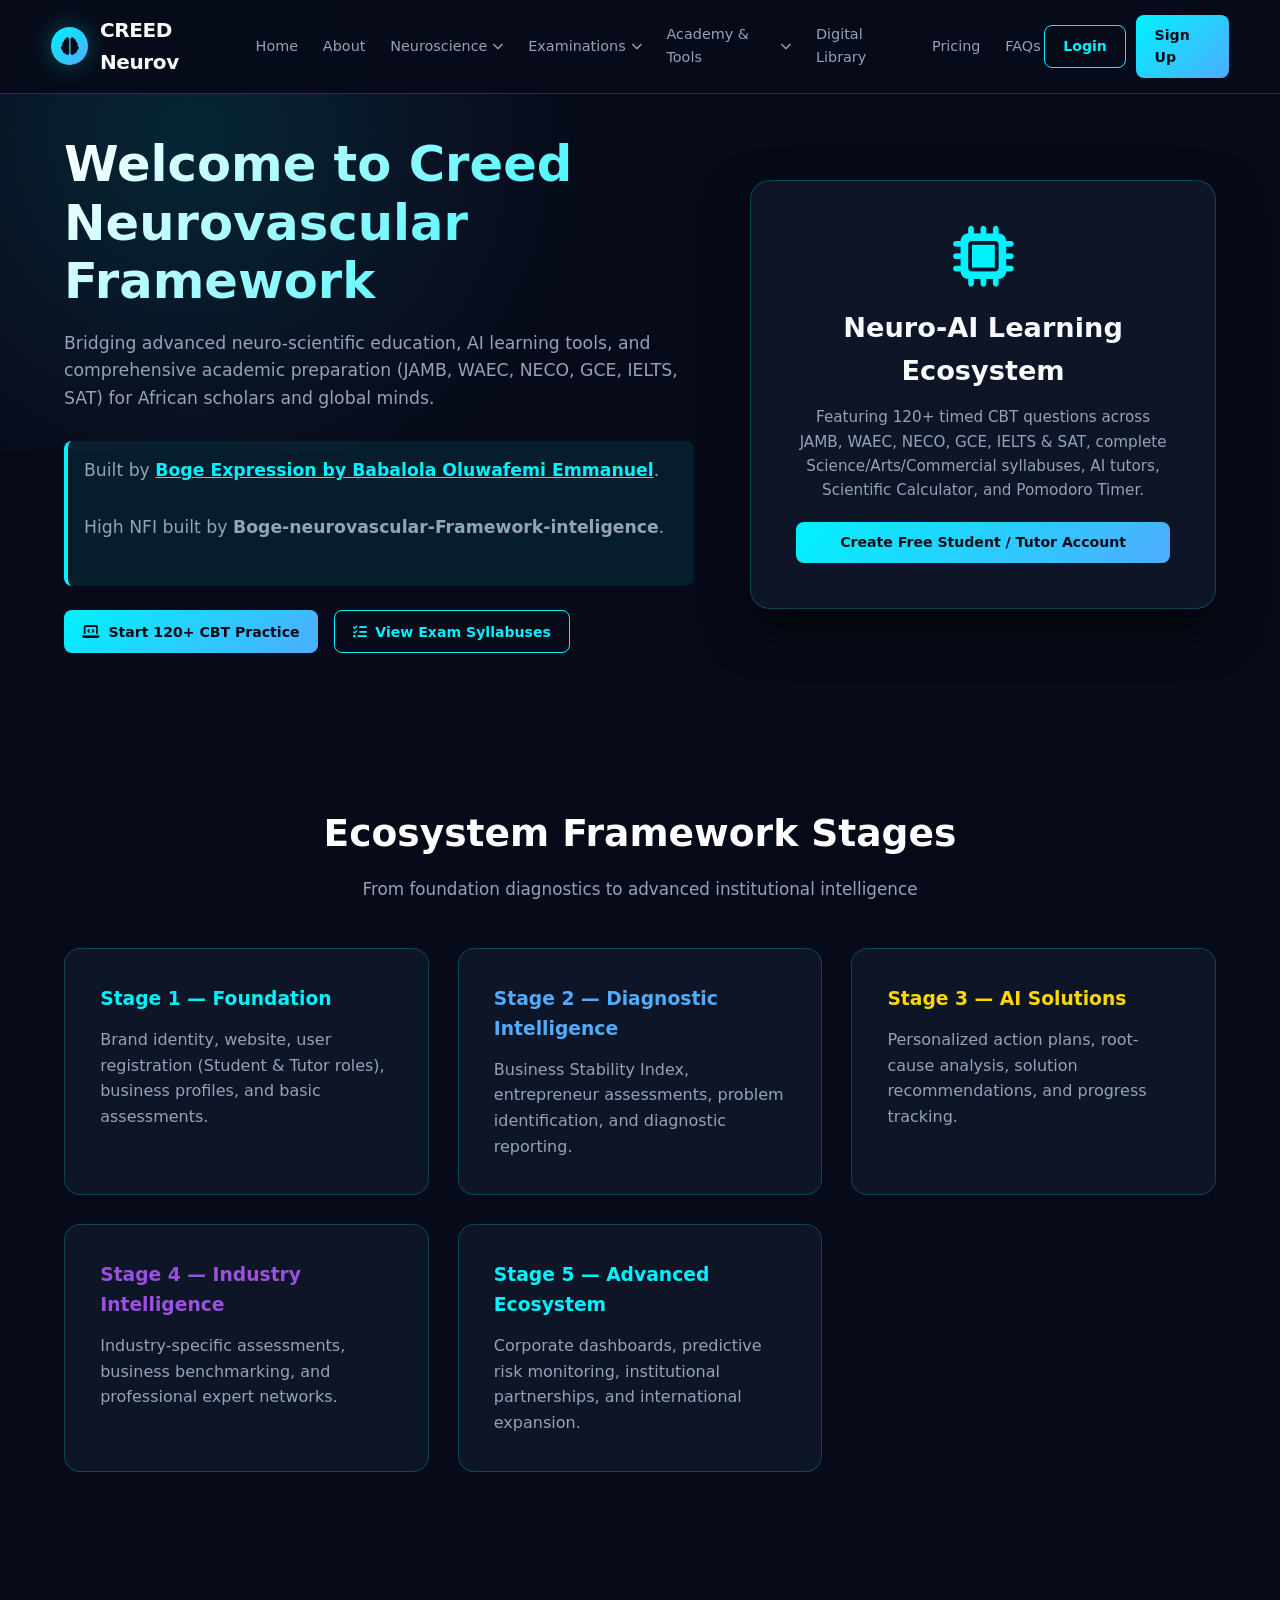
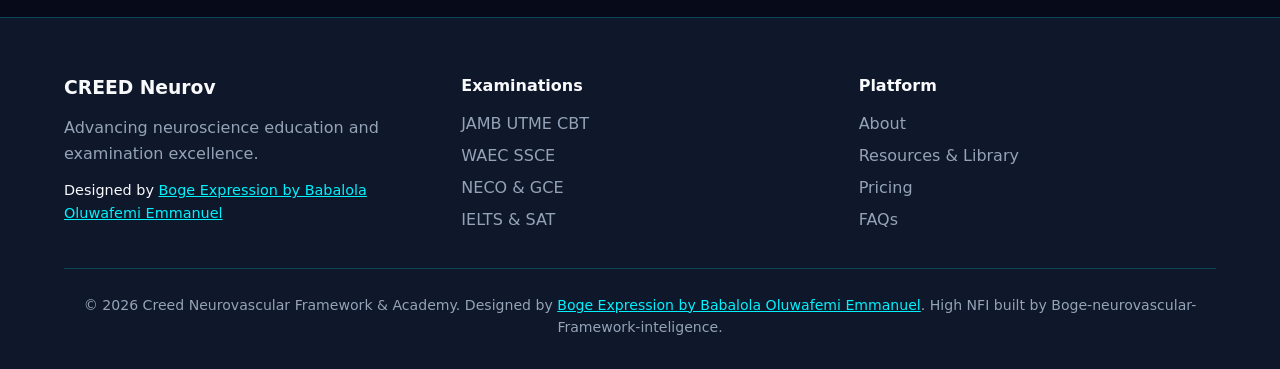
<file: index.html>
<!DOCTYPE html>
<html lang="en">
<head>
  <meta charset="UTF-8">
  <meta name="viewport" content="width=device-width, initial-scale=1.0">
  <title>CREED Neurovascular Framework & Learning Academy</title>
  <link rel="stylesheet" href="styles.css">
  <link rel="stylesheet" href="https://cdnjs.cloudflare.com/ajax/libs/font-awesome/6.4.0/css/all.min.css">
</head>
<body>
  <div class="bg-glow-effect"></div>

  <header>
    <a href="index.html" class="logo-area">
      <div class="logo-icon"><i class="fa-solid fa-brain"></i></div>
      <span>CREED Neurov</span>
    </a>
    <nav>
      <ul>
        <li><a href="index.html">Home</a></li>
        <li><a href="about.html">About</a></li>

        <!-- 1. Neuroscience & Research Dropdown -->
        <li class="dropdown">
          <a href="#">Neuroscience <i class="fa-solid fa-chevron-down" style="font-size:0.7rem;"></i></a>
          <div class="dropdown-content">
            <div class="dropdown-header">Core Disciplines</div>
            <a href="dashboard.html?tab=lessons"><i class="fa-solid fa-brain"></i> Brain Anatomy</a>
            <a href="dashboard.html?tab=lessons"><i class="fa-solid fa-dna"></i> Neurobiology</a>
            <a href="dashboard.html?tab=lessons"><i class="fa-solid fa-lightbulb"></i> Cognitive Neuroscience</a>
            <a href="dashboard.html?tab=lessons"><i class="fa-solid fa-network-wired"></i> Nervous System</a>
            <div class="dropdown-header">Publications</div>
            <a href="resources.html"><i class="fa-solid fa-book-medical"></i> Research Library</a>
          </div>
        </li>

        <!-- 2. Examination Preparation Dropdown -->
        <li class="dropdown">
          <a href="#">Examinations <i class="fa-solid fa-chevron-down" style="font-size:0.7rem;"></i></a>
          <div class="dropdown-content">
            <div class="dropdown-header">Nigerian & West African</div>
            <a href="dashboard.html?tab=quizzes&exam=JAMB"><i class="fa-solid fa-laptop-code"></i> JAMB UTME CBT</a>
            <a href="dashboard.html?tab=quizzes&exam=WAEC"><i class="fa-solid fa-file-signature"></i> WAEC SSCE</a>
            <a href="dashboard.html?tab=quizzes&exam=NECO"><i class="fa-solid fa-award"></i> NECO Examination</a>
            <a href="dashboard.html?tab=quizzes&exam=GCE"><i class="fa-solid fa-graduation-cap"></i> GCE O/A Level</a>
            <div class="dropdown-header">International & Syllabuses</div>
            <a href="dashboard.html?tab=quizzes&exam=IELTS"><i class="fa-solid fa-globe"></i> IELTS English</a>
            <a href="dashboard.html?tab=quizzes&exam=SAT"><i class="fa-solid fa-pen-ruler"></i> SAT & International</a>
            <a href="dashboard.html?tab=syllabus"><i class="fa-solid fa-list-check"></i> Official Syllabuses</a>
          </div>
        </li>

        <!-- 3. University & E-Learning Dropdown -->
        <li class="dropdown">
          <a href="#">Academy & Tools <i class="fa-solid fa-chevron-down" style="font-size:0.7rem;"></i></a>
          <div class="dropdown-content">
            <div class="dropdown-header">Learning Hub</div>
            <a href="dashboard.html?tab=lessons"><i class="fa-solid fa-university"></i> University Portals & Courses</a>
            <a href="dashboard.html?tab=tutors"><i class="fa-solid fa-chalkboard-user"></i> Online Tutors & Lecturers</a>
            <a href="dashboard.html?tab=assignments"><i class="fa-solid fa-file-arrow-up"></i> Assignment Submission</a>
            <div class="dropdown-header">Protected Study Tools</div>
            <a href="dashboard.html?tab=ai"><i class="fa-solid fa-robot"></i> CREED AI Assistant & Flashcards</a>
            <a href="dashboard.html?tab=calculator"><i class="fa-solid fa-calculator"></i> Scientific Calculator</a>
            <a href="dashboard.html?tab=pomodoro"><i class="fa-solid fa-stopwatch"></i> Pomodoro Study Timer</a>
          </div>
        </li>

        <li><a href="resources.html">Digital Library</a></li>
        <li><a href="pricing.html">Pricing</a></li>
        <li><a href="faq.html">FAQs</a></li>
      </ul>
    </nav>
    <div class="auth-btns">
      <a href="login.html" class="btn btn-outline">Login</a>
      <a href="login.html" class="btn btn-primary">Sign Up</a>
    </div>
  </header>

  <section class="hero">
    <div class="hero-content">
      <h1>Welcome to Creed Neurovascular Framework</h1>
      <p>Bridging advanced neuro-scientific education, AI learning tools, and comprehensive academic preparation (JAMB, WAEC, NECO, GCE, IELTS, SAT) for African scholars and global minds.</p>
      
      <div style="margin-bottom: 1.5rem; padding: 1rem; background: rgba(0,242,254,0.08); border-left: 4px solid var(--accent-cyan); border-radius: 8px; font-size: 0.95rem;">
        <p>Built by <a href="https://oluwafemoli.github.io/boge-neurovascular-Framework-inteligence/" target="_blank" style="color: var(--accent-cyan); text-decoration: underline; font-weight: 600;">Boge Expression by Babalola Oluwafemi Emmanuel</a>.</p>
        <p style="margin-top: 4px; color: var(--text-muted);">High NFI built by <strong>Boge-neurovascular-Framework-inteligence</strong>.</p>
      </div>

      <div style="display: flex; gap: 1rem; flex-wrap: wrap;">
        <a href="dashboard.html?tab=quizzes" class="btn btn-primary"><i class="fa-solid fa-laptop-code"></i> Start 120+ CBT Practice</a>
        <a href="dashboard.html?tab=syllabus" class="btn btn-outline"><i class="fa-solid fa-list-check"></i> View Exam Syllabuses</a>
      </div>
    </div>
    <div class="hero-image">
      <div class="hero-banner-card">
        <i class="fa-solid fa-microchip" style="font-size: 3.8rem; color: var(--accent-cyan); margin-bottom: 1.2rem;"></i>
        <h3 style="font-size: 1.7rem; margin-bottom: 0.8rem;">Neuro-AI Learning Ecosystem</h3>
        <p style="color: var(--text-muted); font-size: 0.95rem; margin-bottom: 1.2rem;">Featuring 120+ timed CBT questions across JAMB, WAEC, NECO, GCE, IELTS & SAT, complete Science/Arts/Commercial syllabuses, AI tutors, Scientific Calculator, and Pomodoro Timer.</p>
        <a href="login.html" class="btn btn-primary" style="width:100%; justify-content:center;">Create Free Student / Tutor Account</a>
      </div>
    </div>
  </section>

  <section>
    <div class="section-title">
      <h2>Ecosystem Framework Stages</h2>
      <p>From foundation diagnostics to advanced institutional intelligence</p>
    </div>

    <div class="grid-3">
      <div class="card">
        <h3 style="color: var(--accent-cyan); margin-bottom: 0.8rem;">Stage 1 — Foundation</h3>
        <p style="color: var(--text-muted);">Brand identity, website, user registration (Student & Tutor roles), business profiles, and basic assessments.</p>
      </div>
      <div class="card">
        <h3 style="color: var(--accent-blue); margin-bottom: 0.8rem;">Stage 2 — Diagnostic Intelligence</h3>
        <p style="color: var(--text-muted);">Business Stability Index, entrepreneur assessments, problem identification, and diagnostic reporting.</p>
      </div>
      <div class="card">
        <h3 style="color: var(--accent-gold); margin-bottom: 0.8rem;">Stage 3 — AI Solutions</h3>
        <p style="color: var(--text-muted);">Personalized action plans, root-cause analysis, solution recommendations, and progress tracking.</p>
      </div>
      <div class="card">
        <h3 style="color: var(--accent-purple); margin-bottom: 0.8rem;">Stage 4 — Industry Intelligence</h3>
        <p style="color: var(--text-muted);">Industry-specific assessments, business benchmarking, and professional expert networks.</p>
      </div>
      <div class="card">
        <h3 style="color: var(--accent-cyan); margin-bottom: 0.8rem;">Stage 5 — Advanced Ecosystem</h3>
        <p style="color: var(--text-muted);">Corporate dashboards, predictive risk monitoring, institutional partnerships, and international expansion.</p>
      </div>
    </div>
  </section>

  <footer>
    <div class="footer-content">
      <div>
        <h3>CREED Neurov</h3>
        <p style="color: var(--text-muted); margin-top: 0.8rem;">Advancing neuroscience education and examination excellence.</p>
        <p style="margin-top: 0.8rem; font-size: 0.9rem;">
          Designed by <a href="https://oluwafemoli.github.io/boge-neurovascular-Framework-inteligence/" target="_blank" style="color: var(--accent-cyan); text-decoration: underline;">Boge Expression by Babalola Oluwafemi Emmanuel</a>
        </p>
      </div>
      <div>
        <h4>Examinations</h4>
        <ul style="list-style: none; margin-top: 0.8rem; display: flex; flex-direction: column; gap: 0.4rem;">
          <li><a href="dashboard.html?tab=quizzes&exam=JAMB" style="color: var(--text-muted); text-decoration: none;">JAMB UTME CBT</a></li>
          <li><a href="dashboard.html?tab=quizzes&exam=WAEC" style="color: var(--text-muted); text-decoration: none;">WAEC SSCE</a></li>
          <li><a href="dashboard.html?tab=quizzes&exam=NECO" style="color: var(--text-muted); text-decoration: none;">NECO & GCE</a></li>
          <li><a href="dashboard.html?tab=quizzes&exam=IELTS" style="color: var(--text-muted); text-decoration: none;">IELTS & SAT</a></li>
        </ul>
      </div>
      <div>
        <h4>Platform</h4>
        <ul style="list-style: none; margin-top: 0.8rem; display: flex; flex-direction: column; gap: 0.4rem;">
          <li><a href="about.html" style="color: var(--text-muted); text-decoration: none;">About</a></li>
          <li><a href="resources.html" style="color: var(--text-muted); text-decoration: none;">Resources & Library</a></li>
          <li><a href="pricing.html" style="color: var(--text-muted); text-decoration: none;">Pricing</a></li>
          <li><a href="faq.html" style="color: var(--text-muted); text-decoration: none;">FAQs</a></li>
        </ul>
      </div>
    </div>
    <div class="footer-bottom">
      <p>&copy; 2026 Creed Neurovascular Framework & Academy. Designed by <a href="https://oluwafemoli.github.io/boge-neurovascular-Framework-inteligence/" target="_blank" style="color: var(--accent-cyan); text-decoration: underline;">Boge Expression by Babalola Oluwafemi Emmanuel</a>. High NFI built by Boge-neurovascular-Framework-inteligence.</p>
    </div>
  </footer>
</body>
</html>
</file>
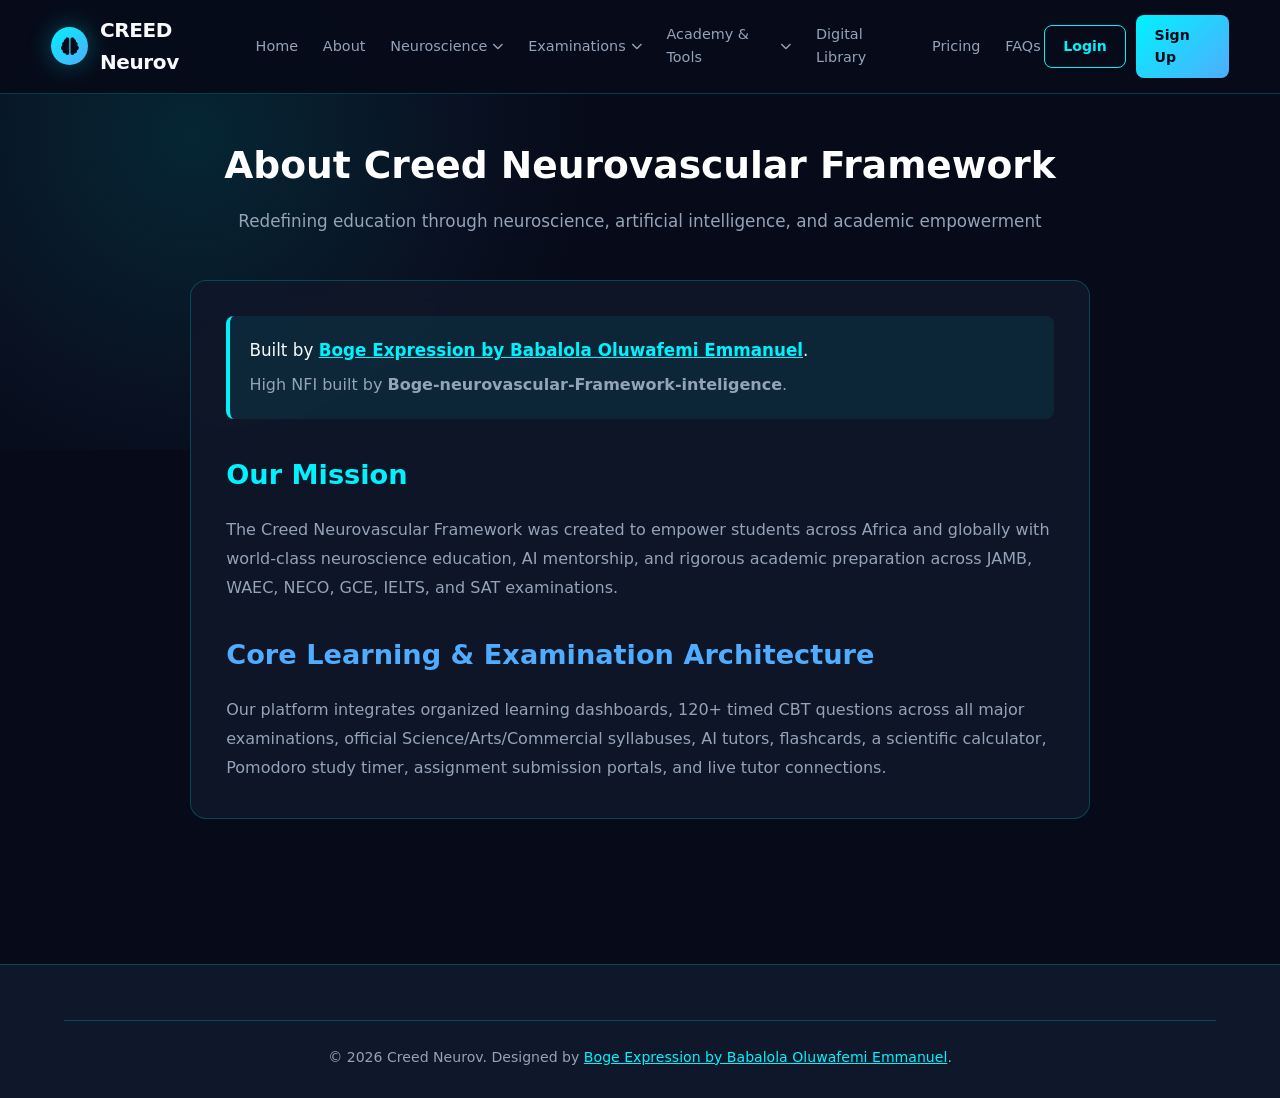
<file: about.html>
<!DOCTYPE html>
<html lang="en">
<head>
  <meta charset="UTF-8">
  <meta name="viewport" content="width=device-width, initial-scale=1.0">
  <title>About - CREED Neurov</title>
  <link rel="stylesheet" href="styles.css">
  <link rel="stylesheet" href="https://cdnjs.cloudflare.com/ajax/libs/font-awesome/6.4.0/css/all.min.css">
</head>
<body>
  <div class="bg-glow-effect"></div>
  <header>
    <a href="index.html" class="logo-area">
      <div class="logo-icon"><i class="fa-solid fa-brain"></i></div>
      <span>CREED Neurov</span>
    </a>
    <nav>
      <ul>
        <li><a href="index.html">Home</a></li>
        <li><a href="about.html">About</a></li>

        <!-- 1. Neuroscience & Research Dropdown -->
        <li class="dropdown">
          <a href="#">Neuroscience <i class="fa-solid fa-chevron-down" style="font-size:0.7rem;"></i></a>
          <div class="dropdown-content">
            <div class="dropdown-header">Core Disciplines</div>
            <a href="dashboard.html?tab=lessons"><i class="fa-solid fa-brain"></i> Brain Anatomy</a>
            <a href="dashboard.html?tab=lessons"><i class="fa-solid fa-dna"></i> Neurobiology</a>
            <a href="dashboard.html?tab=lessons"><i class="fa-solid fa-lightbulb"></i> Cognitive Neuroscience</a>
            <a href="dashboard.html?tab=lessons"><i class="fa-solid fa-network-wired"></i> Nervous System</a>
            <div class="dropdown-header">Publications</div>
            <a href="resources.html"><i class="fa-solid fa-book-medical"></i> Research Library</a>
          </div>
        </li>

        <!-- 2. Examination Preparation Dropdown -->
        <li class="dropdown">
          <a href="#">Examinations <i class="fa-solid fa-chevron-down" style="font-size:0.7rem;"></i></a>
          <div class="dropdown-content">
            <div class="dropdown-header">Nigerian & West African</div>
            <a href="dashboard.html?tab=quizzes&exam=JAMB"><i class="fa-solid fa-laptop-code"></i> JAMB UTME CBT</a>
            <a href="dashboard.html?tab=quizzes&exam=WAEC"><i class="fa-solid fa-file-signature"></i> WAEC SSCE</a>
            <a href="dashboard.html?tab=quizzes&exam=NECO"><i class="fa-solid fa-award"></i> NECO Examination</a>
            <a href="dashboard.html?tab=quizzes&exam=GCE"><i class="fa-solid fa-graduation-cap"></i> GCE O/A Level</a>
            <div class="dropdown-header">International & Syllabuses</div>
            <a href="dashboard.html?tab=quizzes&exam=IELTS"><i class="fa-solid fa-globe"></i> IELTS English</a>
            <a href="dashboard.html?tab=quizzes&exam=SAT"><i class="fa-solid fa-pen-ruler"></i> SAT & International</a>
            <a href="dashboard.html?tab=syllabus"><i class="fa-solid fa-list-check"></i> Official Syllabuses</a>
          </div>
        </li>

        <!-- 3. University & E-Learning Dropdown -->
        <li class="dropdown">
          <a href="#">Academy & Tools <i class="fa-solid fa-chevron-down" style="font-size:0.7rem;"></i></a>
          <div class="dropdown-content">
            <div class="dropdown-header">Learning Hub</div>
            <a href="dashboard.html?tab=lessons"><i class="fa-solid fa-university"></i> University Portals & Courses</a>
            <a href="dashboard.html?tab=tutors"><i class="fa-solid fa-chalkboard-user"></i> Online Tutors & Lecturers</a>
            <a href="dashboard.html?tab=assignments"><i class="fa-solid fa-file-arrow-up"></i> Assignment Submission</a>
            <div class="dropdown-header">Protected Study Tools</div>
            <a href="dashboard.html?tab=ai"><i class="fa-solid fa-robot"></i> CREED AI Assistant & Flashcards</a>
            <a href="dashboard.html?tab=calculator"><i class="fa-solid fa-calculator"></i> Scientific Calculator</a>
            <a href="dashboard.html?tab=pomodoro"><i class="fa-solid fa-stopwatch"></i> Pomodoro Study Timer</a>
          </div>
        </li>

        <li><a href="resources.html">Digital Library</a></li>
        <li><a href="pricing.html">Pricing</a></li>
        <li><a href="faq.html">FAQs</a></li>
      </ul>
    </nav>
    <div class="auth-btns">
      <a href="login.html" class="btn btn-outline">Login</a>
      <a href="login.html" class="btn btn-primary">Sign Up</a>
    </div>
  </header>
  <section style="padding-top: 135px;">
    <div class="section-title">
      <h2>About Creed Neurovascular Framework</h2>
      <p>Redefining education through neuroscience, artificial intelligence, and academic empowerment</p>
    </div>
    <div class="card" style="max-width: 900px; margin: 0 auto; line-height: 1.8;">
      <div style="margin-bottom: 2rem; padding: 1.2rem; background: rgba(0,242,254,0.08); border-left: 4px solid var(--accent-cyan); border-radius: 8px;">
        <p style="font-size: 1.05rem;">Built by <a href="https://oluwafemoli.github.io/boge-neurovascular-Framework-inteligence/" target="_blank" style="color: var(--accent-cyan); text-decoration: underline; font-weight: 700;">Boge Expression by Babalola Oluwafemi Emmanuel</a>.</p>
        <p style="margin-top: 6px; color: var(--text-muted);">High NFI built by <strong>Boge-neurovascular-Framework-inteligence</strong>.</p>
      </div>
      <h3 style="font-size: 1.7rem; margin-bottom: 1rem; color: var(--accent-cyan);">Our Mission</h3>
      <p style="color: var(--text-muted); margin-bottom: 1.8rem;">
        The Creed Neurovascular Framework was created to empower students across Africa and globally with world-class neuroscience education, AI mentorship, and rigorous academic preparation across JAMB, WAEC, NECO, GCE, IELTS, and SAT examinations.
      </p>
      <h3 style="font-size: 1.7rem; margin-bottom: 1rem; color: var(--accent-blue);">Core Learning & Examination Architecture</h3>
      <p style="color: var(--text-muted);">
        Our platform integrates organized learning dashboards, 120+ timed CBT questions across all major examinations, official Science/Arts/Commercial syllabuses, AI tutors, flashcards, a scientific calculator, Pomodoro study timer, assignment submission portals, and live tutor connections.
      </p>
    </div>
  </section>
  <footer>
    <div class="footer-bottom">
      <p>&copy; 2026 Creed Neurov. Designed by <a href="https://oluwafemoli.github.io/boge-neurovascular-Framework-inteligence/" target="_blank" style="color: var(--accent-cyan); text-decoration: underline;">Boge Expression by Babalola Oluwafemi Emmanuel</a>.</p>
    </div>
  </footer>
</body>
</html>
</file>
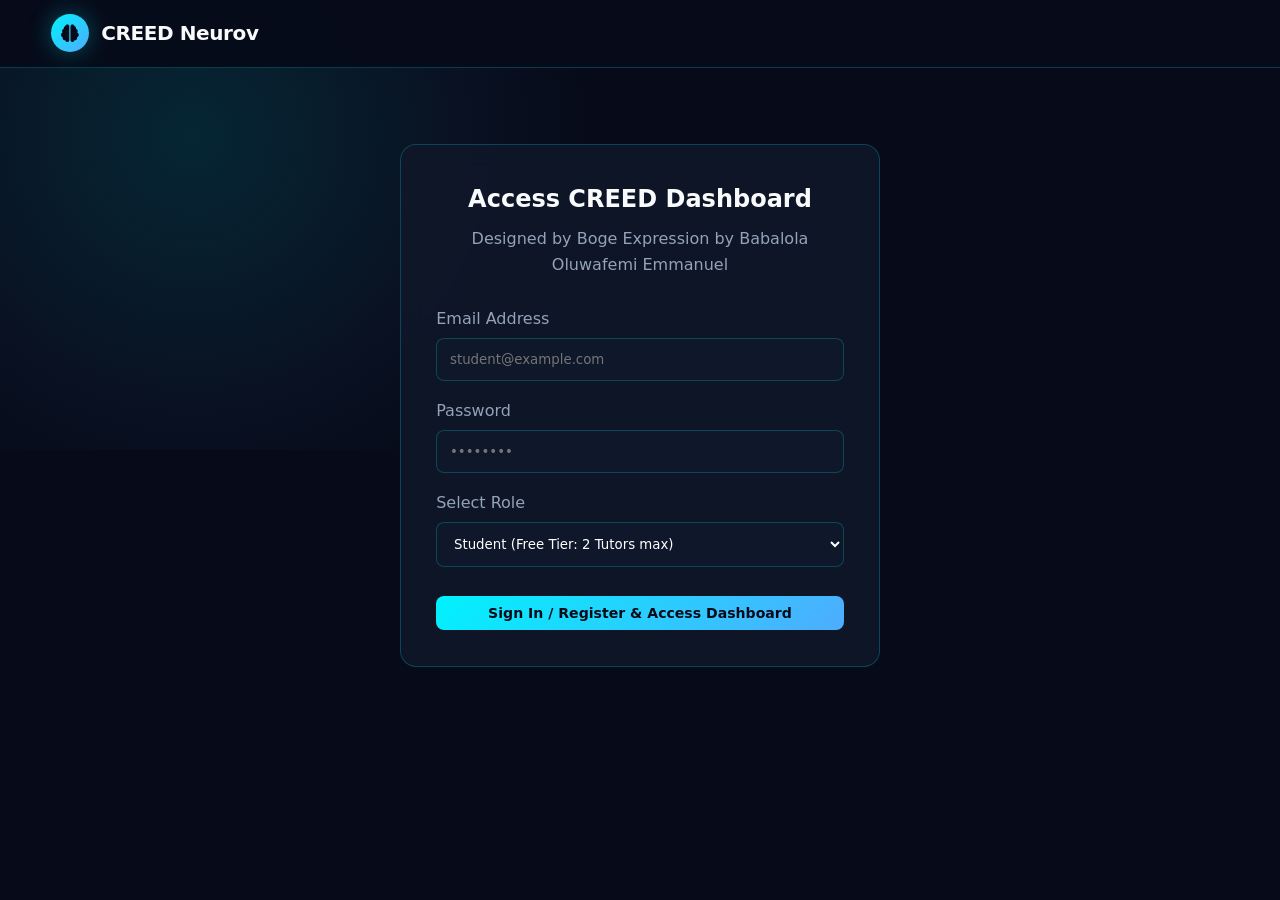
<file: dashboard.html>
<!DOCTYPE html>
<html lang="en">
<head>
  <meta charset="UTF-8">
  <meta name="viewport" content="width=device-width, initial-scale=1.0">
  <title>User Dashboard - CREED Neurov</title>
  <link rel="stylesheet" href="styles.css">
  <link rel="stylesheet" href="https://cdnjs.cloudflare.com/ajax/libs/font-awesome/6.4.0/css/all.min.css">
  <style>
    .dashboard-layout {
      display: grid;
      grid-template-columns: 270px 1fr;
      min-height: 100vh;
      padding-top: 72px;
    }
    .sidebar {
      background: var(--bg-secondary);
      border-right: 1px solid var(--border-color);
      padding: 1.8rem 1.2rem;
      display: flex;
      flex-direction: column;
      gap: 0.6rem;
    }
    .sidebar-link {
      display: flex;
      align-items: center;
      gap: 12px;
      color: var(--text-muted);
      text-decoration: none;
      padding: 0.78rem 1rem;
      border-radius: 10px;
      transition: var(--transition);
      font-weight: 500;
      font-size: 0.92rem;
      cursor: pointer;
    }
    .sidebar-link:hover, .sidebar-link.active {
      background: rgba(0,242,254,0.14);
      color: var(--accent-cyan);
      font-weight: 600;
    }
    .main-content {
      padding: 2.2rem 4%;
      overflow-y: auto;
    }
    .dash-section {
      display: none;
    }
    .dash-section.active {
      display: block;
    }
    /* CBT Quiz Styles */
    .cbt-header-bar {
      display: flex;
      flex-wrap: wrap;
      justify-content: space-between;
      align-items: center;
      gap: 1rem;
      background: var(--bg-secondary);
      padding: 1.2rem 1.5rem;
      border-radius: 12px;
      border: 1px solid var(--border-color);
      margin-bottom: 1.5rem;
    }
    .timer-badge {
      background: rgba(255, 42, 133, 0.16);
      border: 1px solid var(--accent-pink);
      color: #ff6b9d;
      padding: 0.5rem 1rem;
      border-radius: 8px;
      font-weight: 700;
      font-size: 1.05rem;
      display: inline-flex;
      align-items: center;
      gap: 8px;
    }
    .cbt-option {
      display: flex;
      align-items: center;
      gap: 12px;
      background: var(--bg-secondary);
      padding: 1rem 1.2rem;
      border-radius: 10px;
      border: 1px solid var(--border-color);
      cursor: pointer;
      transition: var(--transition);
    }
    .cbt-option:hover {
      border-color: var(--accent-cyan);
      background: rgba(0, 242, 254, 0.08);
    }
    /* Syllabus Tabs */
    .stream-tabs {
      display: flex;
      gap: 10px;
      flex-wrap: wrap;
      margin-bottom: 1.8rem;
    }
    .stream-btn {
      padding: 0.65rem 1.3rem;
      border-radius: 8px;
      border: 1px solid var(--border-color);
      background: var(--bg-secondary);
      color: var(--text-muted);
      font-weight: 600;
      cursor: pointer;
      transition: var(--transition);
    }
    .stream-btn.active, .stream-btn:hover {
      background: rgba(0, 242, 254, 0.18);
      border-color: var(--accent-cyan);
      color: var(--accent-cyan);
    }
    .syllabus-panel {
      display: none;
    }
    .syllabus-panel.active {
      display: grid;
      grid-template-columns: repeat(auto-fit, minmax(300px, 1fr));
      gap: 1.5rem;
    }
    /* Calculator & Timer */
    .calc-box {
      background: var(--bg-card);
      border: 1px solid var(--border-color);
      border-radius: 16px;
      padding: 2rem;
      max-width: 420px;
      margin: 0 auto;
    }
    .calc-screen {
      width: 100%;
      height: 60px;
      background: var(--bg-primary);
      border: 1px solid var(--border-color);
      border-radius: 8px;
      font-size: 1.8rem;
      text-align: right;
      padding: 0 1rem;
      color: var(--accent-cyan);
      margin-bottom: 1.5rem;
    }
    .calc-keys {
      display: grid;
      grid-template-columns: repeat(4, 1fr);
      gap: 10px;
    }
    .calc-btn {
      padding: 1rem;
      background: var(--bg-secondary);
      border: 1px solid var(--border-color);
      color: #fff;
      font-weight: 600;
      border-radius: 8px;
      cursor: pointer;
    }
    .calc-btn:hover { background: rgba(0,242,254,0.25); }
    .timer-box {
      text-align: center;
      background: var(--bg-card);
      border: 1px solid var(--border-color);
      border-radius: 20px;
      padding: 3rem;
      max-width: 500px;
      margin: 0 auto;
    }
    .timer-display {
      font-size: 4rem;
      font-weight: 800;
      color: var(--accent-cyan);
      margin: 1.5rem 0;
    }
  </style>
</head>
<body>
  <div class="bg-glow-effect"></div>

  <header>
    <a href="index.html" class="logo-area">
      <div class="logo-icon"><i class="fa-solid fa-brain"></i></div>
      <span>CREED Dashboard</span>
    </a>
    <div class="auth-btns">
      <span id="userEmailDisplay" style="color: var(--accent-cyan); font-size: 0.88rem; margin-right: 12px;"></span>
      <a href="index.html" class="btn btn-outline" style="padding: 0.45rem 0.9rem;">Home</a>
      <button onclick="logout()" class="btn btn-outline" style="padding: 0.45rem 0.9rem;"><i class="fa-solid fa-right-from-bracket"></i> Logout</button>
    </div>
  </header>

  <div class="dashboard-layout">
    <!-- Sidebar -->
    <div class="sidebar">
      <div class="sidebar-link active" id="nav-overview" onclick="switchTab('overview', this)"><i class="fa-solid fa-house"></i> Overview</div>
      <div class="sidebar-link" id="nav-quizzes" onclick="switchTab('quizzes', this)"><i class="fa-solid fa-laptop-code"></i> 120+ Timed CBT Quizzes</div>
      <div class="sidebar-link" id="nav-syllabus" onclick="switchTab('syllabus', this)"><i class="fa-solid fa-list-check"></i> Official Exam Syllabuses</div>
      <div class="sidebar-link" id="nav-lessons" onclick="switchTab('lessons', this)"><i class="fa-solid fa-book-open"></i> Learning Modules</div>
      <div class="sidebar-link" id="nav-ai" onclick="switchTab('ai', this)"><i class="fa-solid fa-robot"></i> CREED AI Tutor & Flashcards</div>
      <div class="sidebar-link" id="nav-assignments" onclick="switchTab('assignments', this)"><i class="fa-solid fa-file-arrow-up"></i> Assignment Submission</div>
      <div class="sidebar-link" id="nav-tutors" onclick="switchTab('tutors', this)"><i class="fa-solid fa-chalkboard-user"></i> Connect Online Tutors</div>
      <div class="sidebar-link" id="nav-calculator" onclick="switchTab('calculator', this)"><i class="fa-solid fa-calculator"></i> Scientific Calculator</div>
      <div class="sidebar-link" id="nav-pomodoro" onclick="switchTab('pomodoro', this)"><i class="fa-solid fa-stopwatch"></i> Pomodoro Study Timer</div>
    </div>

    <!-- Main Content -->
    <div class="main-content">
      
      <!-- 1. Overview -->
      <div id="overview" class="dash-section active">
        <h2 style="font-size: 2.1rem; margin-bottom: 0.4rem;">Welcome to Your User Command Center</h2>
        <p style="color: var(--text-muted); margin-bottom: 2rem;">Designed by Boge Expression by Babalola Oluwafemi Emmanuel. High NFI built by Boge-neurovascular-Framework-inteligence.</p>
        
        <div class="grid-3" style="margin-bottom: 2rem;">
          <div class="card">
            <h3 style="color: var(--accent-cyan); font-size: 2rem; margin-bottom: 0.4rem;">120 Questions</h3>
            <p style="color: var(--text-muted);">Timed CBT Bank: JAMB, WAEC, NECO, GCE, IELTS & SAT</p>
          </div>
          <div class="card">
            <h3 style="color: var(--accent-blue); font-size: 2rem; margin-bottom: 0.4rem;">All Streams</h3>
            <p style="color: var(--text-muted);">Complete Science, Arts & Commercial Syllabuses</p>
          </div>
          <div class="card">
            <h3 style="color: var(--accent-gold); font-size: 2rem; margin-bottom: 0.4rem;">2 Tutors</h3>
            <p style="color: var(--text-muted);">Free Tier Connection Limit (Upgrade for Unlimited)</p>
          </div>
        </div>

        <div class="card">
          <h3 style="margin-bottom: 0.8rem;">Quick Launch</h3>
          <div style="display:flex; gap:1rem; flex-wrap:wrap; margin-top:1rem;">
            <button class="btn btn-primary" onclick="switchTab('quizzes', document.getElementById('nav-quizzes'))"><i class="fa-solid fa-play"></i> Launch Timed CBT Practice</button>
            <button class="btn btn-outline" onclick="switchTab('syllabus', document.getElementById('nav-syllabus'))"><i class="fa-solid fa-book"></i> Browse JAMB/WAEC/NECO Syllabuses</button>
          </div>
        </div>
      </div>

      <!-- 2. 120+ Timed CBT Quizzes (JAMB, WAEC, NECO, GCE, IELTS, SAT, Neuroscience) -->
      <div id="quizzes" class="dash-section">
        <div class="section-title" style="margin-bottom: 1.2rem; text-align:left;">
          <h2>Timed CBT Examination Practice Center (120 Questions)</h2>
          <p>Filter by Examination Board & Subject • Per-Question Countdown Timer • Instant Explanations</p>
        </div>

        <!-- Exam & Subject Filter Bar -->
        <div class="cbt-header-bar">
          <div style="display:flex; gap:12px; flex-wrap:wrap; align-items:center;">
            <div>
              <label style="font-size:0.8rem; color:var(--text-muted); display:block;">Examination Board</label>
              <select id="examFilter" onchange="filterQuestions()" style="padding:0.55rem 0.9rem; background:var(--bg-primary); color:#fff; border:1px solid var(--border-color); border-radius:8px;">
                <option value="ALL">All Examinations (120 Qs)</option>
                <option value="JAMB">JAMB UTME (20 Qs)</option>
                <option value="WAEC">WAEC SSCE (20 Qs)</option>
                <option value="NECO">NECO Examination (20 Qs)</option>
                <option value="GCE">GCE O/A Level (20 Qs)</option>
                <option value="IELTS">IELTS Academic (20 Qs)</option>
                <option value="SAT">SAT International (20 Qs)</option>
                <option value="NEUROSCIENCE">Neuroscience & STEM (20 Qs)</option>
              </select>
            </div>
            <div>
              <label style="font-size:0.8rem; color:var(--text-muted); display:block;">Subject</label>
              <select id="subjectFilter" onchange="applySubjectFilter()" style="padding:0.55rem 0.9rem; background:var(--bg-primary); color:#fff; border:1px solid var(--border-color); border-radius:8px;">
                <option value="ALL">All Subjects</option>
              </select>
            </div>
            <div>
              <label style="font-size:0.8rem; color:var(--text-muted); display:block;">Time per Question</label>
              <select id="timePerQSelect" onchange="resetQuestionTimer()" style="padding:0.55rem 0.9rem; background:var(--bg-primary); color:#fff; border:1px solid var(--border-color); border-radius:8px;">
                <option value="45">45 Seconds (Standard JAMB)</option>
                <option value="60" selected>60 Seconds (1 Minute)</option>
                <option value="90">90 Seconds (Analytical)</option>
              </select>
            </div>
          </div>

          <div style="display:flex; align-items:center; gap:15px;">
            <div style="text-align:right;">
              <div style="font-size:0.8rem; color:var(--text-muted);">Score</div>
              <div id="cbtScoreDisplay" style="font-weight:800; color:var(--accent-cyan); font-size:1.1rem;">0 / 0</div>
            </div>
            <div class="timer-badge">
              <i class="fa-solid fa-clock"></i> <span id="qTimerDisplay">01:00</span>
            </div>
          </div>
        </div>

        <!-- Question Card -->
        <div class="card" style="max-width: 900px; margin: 0 auto;">
          <div style="display:flex; justify-content:space-between; align-items:center; margin-bottom:1rem;">
            <span id="qBadge" style="background:rgba(0,242,254,0.15); color:var(--accent-cyan); padding:4px 12px; border-radius:6px; font-size:0.82rem; font-weight:700;">JAMB • Use of English</span>
            <span id="qCounter" style="color:var(--text-muted); font-size:0.9rem; font-weight:600;">Question 1 of 120</span>
          </div>

          <h3 id="cbtQuestionText" style="font-size:1.25rem; margin-bottom:1.5rem; line-height:1.5;">Loading question...</h3>

          <div id="cbtOptionsContainer" style="display:flex; flex-direction:column; gap:12px; margin-bottom:1.5rem;"></div>

          <div id="cbtFeedbackBox" style="display:none; padding:1rem 1.2rem; border-radius:10px; margin-bottom:1.5rem; font-size:0.95rem;"></div>

          <div style="display:flex; justify-content:space-between; align-items:center; flex-wrap:wrap; gap:10px;">
            <button class="btn btn-outline" onclick="prevQuestion()"><i class="fa-solid fa-arrow-left"></i> Previous</button>
            <div style="display:flex; gap:10px;">
              <button class="btn btn-primary" id="submitCbtBtn" onclick="checkCbtAnswer()">Submit Answer</button>
              <button class="btn btn-outline" onclick="nextQuestion()">Next Question <i class="fa-solid fa-arrow-right"></i></button>
            </div>
          </div>
        </div>
      </div>

      <!-- 3. Official Syllabuses (JAMB, WAEC, NECO across Science, Arts, Commercial) -->
      <div id="syllabus" class="dash-section">
        <div class="section-title" style="margin-bottom: 1.5rem; text-align:left;">
          <h2>Official Examination Syllabuses (JAMB, WAEC, NECO & GCE)</h2>
          <p>Structured curriculum topics and required subject combinations across Science, Arts, Commercial, and International tracks</p>
        </div>

        <div class="stream-tabs">
          <button class="stream-btn active" onclick="switchStream('science', this)"><i class="fa-solid fa-atom"></i> Science Stream</button>
          <button class="stream-btn" onclick="switchStream('arts', this)"><i class="fa-solid fa-landmark"></i> Arts & Humanities</button>
          <button class="stream-btn" onclick="switchStream('commercial', this)"><i class="fa-solid fa-chart-line"></i> Commercial & Management</button>
          <button class="stream-btn" onclick="switchStream('international', this)"><i class="fa-solid fa-globe"></i> IELTS, SAT & Neuroscience</button>
        </div>

        <!-- Science Stream -->
        <div id="stream-science" class="syllabus-panel active">
          <div class="card">
            <span style="color:var(--accent-cyan); font-size:0.8rem; font-weight:700;">JAMB / WAEC / NECO</span>
            <h3 style="margin:0.5rem 0;">Physics Syllabus</h3>
            <ul style="color:var(--text-muted); font-size:0.9rem; padding-left:1.2rem; line-height:1.8;">
              <li>Measurements, Scalars & Vectors, Kinematics & Dynamics</li>
              <li>Work, Energy, Power, Elasticity & Hydrostatics</li>
              <li>Thermal Physics, Gas Laws & Thermodynamics</li>
              <li>Waves, Sound, Geometrical & Physical Optics</li>
              <li>Electrostatics, Current Electricity, Electromagnetism & Modern Physics</li>
            </ul>
          </div>
          <div class="card">
            <span style="color:var(--accent-blue); font-size:0.8rem; font-weight:700;">JAMB / WAEC / NECO</span>
            <h3 style="margin:0.5rem 0;">Chemistry Syllabus</h3>
            <ul style="color:var(--text-muted); font-size:0.9rem; padding-left:1.2rem; line-height:1.8;">
              <li>Atomic Structure, Periodic Table & Chemical Bonding</li>
              <li>Stoichiometry, Gas Laws & States of Matter</li>
              <li>Acids, Bases, Salts, Volumetric Analysis & Electrochemistry</li>
              <li>Chemical Kinetics, Equilibrium & Energetics</li>
              <li>Organic Chemistry (Alkanes, Alkenes, Alkynes, Alkanols, Esters)</li>
            </ul>
          </div>
          <div class="card">
            <span style="color:var(--accent-gold); font-size:0.8rem; font-weight:700;">JAMB / WAEC / NECO</span>
            <h3 style="margin:0.5rem 0;">Biology & Mathematics</h3>
            <ul style="color:var(--text-muted); font-size:0.9rem; padding-left:1.2rem; line-height:1.8;">
              <li>Cell Structure, Organization, Nutrition & Respiration</li>
              <li>Transport Systems, Excretion, Homeostasis & Nervous Coordination</li>
              <li>Genetics, Evolution & Ecology</li>
              <li>Algebra, Trigonometry, Coordinate Geometry, Calculus & Statistics</li>
            </ul>
          </div>
        </div>

        <!-- Arts Stream -->
        <div id="stream-arts" class="syllabus-panel">
          <div class="card">
            <span style="color:var(--accent-cyan); font-size:0.8rem; font-weight:700;">JAMB / WAEC / NECO</span>
            <h3 style="margin:0.5rem 0;">Literature-in-English</h3>
            <ul style="color:var(--text-muted); font-size:0.9rem; padding-left:1.2rem; line-height:1.8;">
              <li>Literary Appreciation, Figures of Speech & Poetic Devices</li>
              <li>African & Non-African Prose (Prescribed Texts)</li>
              <li>African & Non-African Drama & Tragedy/Comedy Structure</li>
              <li>Selected African & Non-African Poetry Anthologies</li>
            </ul>
          </div>
          <div class="card">
            <span style="color:var(--accent-blue); font-size:0.8rem; font-weight:700;">JAMB / WAEC / NECO</span>
            <h3 style="margin:0.5rem 0;">Government & History</h3>
            <ul style="color:var(--text-muted); font-size:0.9rem; padding-left:1.2rem; line-height:1.8;">
              <li>Basic Concepts of Power, Authority, Sovereignty & Democracy</li>
              <li>Pre-Colonial, Colonial & Post-Independence Nigerian Constitutions</li>
              <li>Arms of Government, Federalism, Electoral Systems & Public Admin</li>
              <li>ECOWAS, African Union (AU), Commonwealth & United Nations</li>
            </ul>
          </div>
          <div class="card">
            <span style="color:var(--accent-gold); font-size:0.8rem; font-weight:700;">JAMB / WAEC / NECO</span>
            <h3 style="margin:0.5rem 0;">CRK / IRS & Use of English</h3>
            <ul style="color:var(--text-muted); font-size:0.9rem; padding-left:1.2rem; line-height:1.8;">
              <li>Comprehension, Summary Writing & Lexis and Structure</li>
              <li>Oral English (Vowels, Consonants, Stress & Intonation)</li>
              <li>Scriptural Themes, Leadership & Moral Ethics</li>
            </ul>
          </div>
        </div>

        <!-- Commercial Stream -->
        <div id="stream-commercial" class="syllabus-panel">
          <div class="card">
            <span style="color:var(--accent-cyan); font-size:0.8rem; font-weight:700;">JAMB / WAEC / NECO</span>
            <h3 style="margin:0.5rem 0;">Economics Syllabus</h3>
            <ul style="color:var(--text-muted); font-size:0.9rem; padding-left:1.2rem; line-height:1.8;">
              <li>Basic Economic Problems, Opportunity Cost & Production Possibility</li>
              <li>Demand, Supply, Elasticity & Price Determination</li>
              <li>Market Structures, National Income, Money & Banking</li>
              <li>Public Finance, Inflation, International Trade & Economic Growth</li>
            </ul>
          </div>
          <div class="card">
            <span style="color:var(--accent-blue); font-size:0.8rem; font-weight:700;">JAMB / WAEC / NECO</span>
            <h3 style="margin:0.5rem 0;">Financial Accounting</h3>
            <ul style="color:var(--text-muted); font-size:0.9rem; padding-left:1.2rem; line-height:1.8;">
              <li>Double Entry Principle, Books of Original Entry & Trial Balance</li>
              <li>Bank Reconciliation Statements & Control Accounts</li>
              <li>Final Accounts of Sole Proprietors, Partnerships & Companies</li>
              <li>Depreciation, Public Sector Accounting & Ratio Analysis</li>
            </ul>
          </div>
          <div class="card">
            <span style="color:var(--accent-gold); font-size:0.8rem; font-weight:700;">JAMB / WAEC / NECO</span>
            <h3 style="margin:0.5rem 0;">Commerce & Business Studies</h3>
            <ul style="color:var(--text-muted); font-size:0.9rem; padding-left:1.2rem; line-height:1.8;">
              <li>Home & Foreign Trade, Aids to Trade (Banking, Insurance, Transport)</li>
              <li>Business Organizations, Stock Exchange & Consumer Protection</li>
            </ul>
          </div>
        </div>

        <!-- International & Neuroscience -->
        <div id="stream-international" class="syllabus-panel">
          <div class="card">
            <span style="color:var(--accent-cyan); font-size:0.8rem; font-weight:700;">INTERNATIONAL</span>
            <h3 style="margin:0.5rem 0;">IELTS Academic & General</h3>
            <ul style="color:var(--text-muted); font-size:0.9rem; padding-left:1.2rem; line-height:1.8;">
              <li>Listening: Academic Lectures & Everyday Conversations</li>
              <li>Reading: True/False/Not Given, Matching Headings & Summary Completion</li>
              <li>Writing Task 1 (Data/Graphs) & Task 2 (Discursive Essays)</li>
              <li>Speaking: Cue Card Fluency & Lexical Resource</li>
            </ul>
          </div>
          <div class="card">
            <span style="color:var(--accent-blue); font-size:0.8rem; font-weight:700;">INTERNATIONAL</span>
            <h3 style="margin:0.5rem 0;">Digital SAT Syllabus</h3>
            <ul style="color:var(--text-muted); font-size:0.9rem; padding-left:1.2rem; line-height:1.8;">
              <li>Reading & Writing: Craft and Structure, Information & Ideas</li>
              <li>Standard English Conventions & Expression of Ideas</li>
              <li>Math: Algebra, Advanced Math, Problem-Solving & Data Analysis</li>
              <li>Geometry & Trigonometry</li>
            </ul>
          </div>
          <div class="card">
            <span style="color:var(--accent-gold); font-size:0.8rem; font-weight:700;">CREED CORE</span>
            <h3 style="margin:0.5rem 0;">Neurovascular & Cognitive Science</h3>
            <ul style="color:var(--text-muted); font-size:0.9rem; padding-left:1.2rem; line-height:1.8;">
              <li>Cerebral Hemodynamics, Circle of Willis & Blood-Brain Barrier</li>
              <li>Neurovascular Coupling, Pericytes & Astrocyte Signaling</li>
              <li>Synaptic Plasticity, Memory Consolidation & AI Modeling</li>
            </ul>
          </div>
        </div>
      </div>

      <!-- 4. Learning Modules -->
      <div id="lessons" class="dash-section">
        <div class="section-title" style="margin-bottom: 1.5rem; text-align:left;">
          <h2>Organized Learning Modules</h2>
          <p>Structured topics, notes, and study materials for Neuroscience & Examination Prep</p>
        </div>
        <div class="grid-3">
          <div class="card">
            <span style="background: rgba(0,242,254,0.15); color: var(--accent-cyan); padding: 4px 10px; border-radius: 6px; font-size: 0.85rem; font-weight: 600;">Module 1</span>
            <h3 style="margin: 1rem 0 0.5rem;">Cerebral Blood Flow & Neurovascular Coupling</h3>
            <p style="color: var(--text-muted); font-size: 0.95rem; margin-bottom: 1rem;">Detailed notes on neuronal metabolic demand, astrocytes, and capillary autoregulation.</p>
            <button class="btn btn-outline" onclick="switchTab('quizzes', document.getElementById('nav-quizzes'))">Practice Module CBT</button>
          </div>
          <div class="card">
            <span style="background: rgba(79,172,254,0.15); color: var(--accent-blue); padding: 4px 10px; border-radius: 6px; font-size: 0.85rem; font-weight: 600;">Module 2</span>
            <h3 style="margin: 1rem 0 0.5rem;">JAMB Use of English & Literature Masterclass</h3>
            <p style="color: var(--text-muted); font-size: 0.95rem; margin-bottom: 1rem;">Comprehensive grammar rules, lexical items, and poetry comprehension strategies.</p>
            <button class="btn btn-outline" onclick="switchTab('quizzes', document.getElementById('nav-quizzes'))">Practice Module CBT</button>
          </div>
          <div class="card">
            <span style="background: rgba(255,215,0,0.15); color: var(--accent-gold); padding: 4px 10px; border-radius: 6px; font-size: 0.85rem; font-weight: 600;">Module 3</span>
            <h3 style="margin: 1rem 0 0.5rem;">STEM Advanced Physics & Chemistry</h3>
            <p style="color: var(--text-muted); font-size: 0.95rem; margin-bottom: 1rem;">Electromagnetism, thermodynamics, organic chemistry reaction mechanisms, and calculus.</p>
            <button class="btn btn-outline" onclick="switchTab('quizzes', document.getElementById('nav-quizzes'))">Practice Module CBT</button>
          </div>
        </div>
      </div>

      <!-- 5. AI Tutor & Flashcards -->
      <div id="ai" class="dash-section">
        <div class="section-title" style="margin-bottom: 1.5rem; text-align:left;">
          <h2>CREED AI Tutor & Flashcard Generator</h2>
          <p>Ask questions, generate flashcards, and revise topics instantly</p>
        </div>
        <div class="grid-3">
          <div class="card" style="grid-column: span 2; display: flex; flex-direction: column;">
            <h3 style="margin-bottom: 1rem;">CREED AI Learning Assistant</h3>
            <div id="chatBox" style="flex: 1; background: var(--bg-secondary); padding: 1rem; border-radius: 12px; min-height: 240px; max-height: 320px; overflow-y: auto; margin-bottom: 1rem; display: flex; flex-direction: column; gap: 10px;">
              <div style="background: rgba(0,242,254,0.1); padding: 0.8rem; border-radius: 8px; max-width: 85%;"><strong>CREED AI:</strong> Hello! Designed by Boge Expression by Babalola Oluwafemi Emmanuel. Ask me about any JAMB, WAEC, NECO, GCE, IELTS, SAT, or Neuroscience topic!</div>
            </div>
            <div style="display: flex; gap: 10px;">
              <input type="text" id="aiInput" placeholder="Ask AI anything..." style="flex: 1; padding: 0.8rem; background: var(--bg-secondary); border: 1px solid var(--border-color); border-radius: 8px; color: #fff;">
              <button class="btn btn-primary" onclick="sendAiMessage()">Ask AI</button>
            </div>
          </div>

          <div class="card">
            <h3>Flashcards & Revision</h3>
            <p style="color: var(--text-muted); font-size: 0.9rem; margin: 0.8rem 0;">Click card to flip definition.</p>
            <div id="flashcard" style="background: var(--bg-secondary); padding: 2rem; border-radius: 12px; text-align: center; border: 1px solid var(--border-color); margin-bottom: 1rem; cursor: pointer;" onclick="flipCard()">
              <h4 id="fcFront" style="color: var(--accent-cyan);">What is Neurovascular Coupling?</h4>
            </div>
            <button class="btn btn-outline" style="width: 100%; justify-content: center;" onclick="nextCard()">Next Flashcard</button>
          </div>
        </div>
      </div>

      <!-- 6. Assignment Submission -->
      <div id="assignments" class="dash-section">
        <div class="section-title" style="margin-bottom: 1.5rem; text-align:left;">
          <h2>Assignment Submission Portal</h2>
          <p>Upload your completed coursework and essays for tutor grading and feedback</p>
        </div>
        <div class="card" style="max-width: 600px; margin: 0 auto; text-align: center;">
          <i class="fa-solid fa-cloud-arrow-up" style="font-size: 3rem; color: var(--accent-cyan); margin-bottom: 1rem;"></i>
          <h3 style="margin-bottom: 0.5rem;">Submit Assignment File</h3>
          <p style="color: var(--text-muted); margin-bottom: 1.5rem;">PDF, DOCX, or ZIP files accepted.</p>
          <input type="file" id="assignmentFile" style="margin-bottom: 1.5rem; color: var(--text-muted);">
          <br>
          <button class="btn btn-primary" onclick="alert('Assignment submitted successfully for tutor evaluation!')">Upload & Submit</button>
        </div>
      </div>

      <!-- 7. Connect Tutors -->
      <div id="tutors" class="dash-section">
        <div class="section-title" style="margin-bottom: 1.5rem; text-align:left;">
          <h2>Connect with Online Tutors & AI Agents</h2>
          <p>Free Tier: Connected to 2 / 2 Tutors. Upgrade for unlimited connections.</p>
        </div>
        <div class="grid-3">
          <div class="card">
            <h3>Dr. Babalola Oluwafemi Emmanuel</h3>
            <p style="color: var(--accent-cyan); margin: 0.5rem 0;">STEM & CBT Lead</p>
            <p style="color: var(--text-muted); font-size: 0.9rem; margin-bottom: 1.5rem;">Expert in neurovascular learning dynamics and examination excellence.</p>
            <button class="btn btn-primary" style="width: 100%; justify-content: center;" onclick="alert('Connected with Dr. Babalola!')">Connected (Slot 1)</button>
          </div>
          <div class="card">
            <h3>Prof. Aliyu Usman</h3>
            <p style="color: var(--accent-blue); margin: 0.5rem 0;">Neuroscience & Biology Specialist</p>
            <p style="color: var(--text-muted); font-size: 0.9rem; margin-bottom: 1.5rem;">Specialized in advanced brain anatomy and medical entrance preparation.</p>
            <button class="btn btn-primary" style="width: 100%; justify-content: center;" onclick="alert('Connected with Prof. Aliyu!')">Connected (Slot 2)</button>
          </div>
          <div class="card" style="border-color: var(--accent-gold);">
            <h3>CREED AI Expert Agent</h3>
            <p style="color: var(--accent-gold); margin: 0.5rem 0;">24/7 Virtual Tutor</p>
            <p style="color: var(--text-muted); font-size: 0.9rem; margin-bottom: 1.5rem;">Instant AI assistance across all subjects and exam boards.</p>
            <button class="btn btn-outline" style="width: 100%; justify-content: center; border-color: var(--accent-gold); color: var(--accent-gold);" onclick="switchTab('ai', document.getElementById('nav-ai'))">Chat with AI Agent</button>
          </div>
        </div>
      </div>

      <!-- 8. Scientific Calculator -->
      <div id="calculator" class="dash-section">
        <div class="section-title" style="margin-bottom: 1.5rem; text-align:left;">
          <h2>Scientific Calculator</h2>
          <p>Advanced computation for physics, chemistry, and STEM examinations</p>
        </div>
        <div class="calc-box">
          <input type="text" class="calc-screen" id="calcScreen" readonly value="0">
          <div class="calc-keys">
            <button class="calc-btn" onclick="clearCalc()">C</button>
            <button class="calc-btn" onclick="appendCalc('Math.sin(')">sin</button>
            <button class="calc-btn" onclick="appendCalc('Math.cos(')">cos</button>
            <button class="calc-btn" onclick="appendCalc('/')">/</button>
            <button class="calc-btn" onclick="appendCalc('7')">7</button>
            <button class="calc-btn" onclick="appendCalc('8')">8</button>
            <button class="calc-btn" onclick="appendCalc('9')">9</button>
            <button class="calc-btn" onclick="appendCalc('*')">*</button>
            <button class="calc-btn" onclick="appendCalc('4')">4</button>
            <button class="calc-btn" onclick="appendCalc('5')">5</button>
            <button class="calc-btn" onclick="appendCalc('6')">6</button>
            <button class="calc-btn" onclick="appendCalc('-')">-</button>
            <button class="calc-btn" onclick="appendCalc('1')">1</button>
            <button class="calc-btn" onclick="appendCalc('2')">2</button>
            <button class="calc-btn" onclick="appendCalc('3')">3</button>
            <button class="calc-btn" onclick="appendCalc('+')">+</button>
            <button class="calc-btn" onclick="appendCalc('0')">0</button>
            <button class="calc-btn" onclick="appendCalc(')')">)</button>
            <button class="calc-btn" onclick="calculateResult()" style="grid-column: span 2; background: var(--accent-cyan); color: #070b19;">=</button>
          </div>
        </div>
      </div>

      <!-- 9. Pomodoro Timer -->
      <div id="pomodoro" class="dash-section">
        <div class="section-title" style="margin-bottom: 1.5rem; text-align:left;">
          <h2>⏱ Pomodoro Study Timer & Statistics</h2>
          <p>Boost your focus with structured 25-minute study intervals and progress tracking</p>
        </div>
        <div class="timer-box">
          <div class="timer-display" id="timerDisplay">25:00</div>
          <div style="display: flex; gap: 1rem; justify-content: center; margin-bottom: 1.5rem;">
            <button class="btn btn-primary" onclick="startTimer()">Start Focus</button>
            <button class="btn btn-outline" onclick="pauseTimer()">Pause</button>
            <button class="btn btn-outline" onclick="resetTimer()">Reset</button>
          </div>
          <p style="color: var(--text-muted); font-size: 0.95rem;">Study Statistics: 4 Sessions Completed Today (100 mins focused)</p>
        </div>
      </div>

    </div>
  </div>

  <script>
    // Authentication Check
    if (localStorage.getItem('creed_auth') !== 'true') {
      alert("Please login or sign up first to access the user dashboard.");
      window.location.href = "login.html";
    } else {
      document.getElementById('userEmailDisplay').innerText = (localStorage.getItem('creed_user_email') || 'User') + ' (' + (localStorage.getItem('creed_user_role') || 'student').toUpperCase() + ')';
    }

    function logout() {
      localStorage.removeItem('creed_auth');
      window.location.href = "index.html";
    }

    function switchTab(tabId, el) {
      document.querySelectorAll('.dash-section').forEach(sec => sec.classList.remove('active'));
      document.querySelectorAll('.sidebar-link').forEach(link => link.classList.remove('active'));
      const target = document.getElementById(tabId);
      if (target) target.classList.add('active');
      if (el) el.classList.add('active');
      if (tabId === 'quizzes') startQuestionTimer();
      else stopQuestionTimer();
    }

    function switchStream(streamId, btn) {
      document.querySelectorAll('.syllabus-panel').forEach(p => p.classList.remove('active'));
      document.querySelectorAll('.stream-btn').forEach(b => b.classList.remove('active'));
      document.getElementById('stream-' + streamId).classList.add('active');
      btn.classList.add('active');
    }

    // ==========================================
    // 120-QUESTION TIMED CBT QUIZ ENGINE
    // ==========================================
    const ALL_QUESTIONS = [{"exam": "JAMB", "subject": "Use of English", "q": "Choose the option nearest in meaning to the italicized word: The principal's speech was *concise* and impactful.", "opts": ["Verbose", "Brief and clear", "Ambiguous", "Tedious"], "ans": 1, "exp": "'Concise' means giving a lot of information clearly and in a few words."}, {"exam": "JAMB", "subject": "Use of English", "q": "Select the option that best completes the gap: Neither the teacher nor the students ____ present at the assembly.", "opts": ["was", "were", "is", "has been"], "ans": 1, "exp": "With 'neither...nor', the verb agrees with the nearer subject ('students' - plural), so 'were' is correct."}, {"exam": "JAMB", "subject": "Use of English", "q": "Choose the option opposite in meaning to *benevolent*:", "opts": ["Kind", "Malevolent", "Generous", "Altruistic"], "ans": 1, "exp": "'Malevolent' (wishing evil to others) is the direct antonym of 'benevolent'."}, {"exam": "JAMB", "subject": "Mathematics", "q": "Solve for x: 2x^2 - 7x + 3 = 0", "opts": ["x = 3 or 1/2", "x = -3 or -1/2", "x = 2 or 3", "x = 1 or 3"], "ans": 0, "exp": "Factoring gives (2x - 1)(x - 3) = 0, hence x = 1/2 or x = 3."}, {"exam": "JAMB", "subject": "Mathematics", "q": "If log10(x) = 2.5, find x.", "opts": ["316.23", "250", "100", "31.62"], "ans": 0, "exp": "x = 10^2.5 = 10^2 * 10^0.5 = 100 * 3.1623 = 316.23."}, {"exam": "JAMB", "subject": "Physics", "q": "A body of mass 5 kg accelerates at 4 m/s^2. Calculate the net force acting on it.", "opts": ["20 N", "9 N", "1.25 N", "40 N"], "ans": 0, "exp": "By Newton's Second Law, F = ma = 5 kg * 4 m/s^2 = 20 N."}, {"exam": "JAMB", "subject": "Physics", "q": "Which of the following electromagnetic waves has the shortest wavelength?", "opts": ["Radio waves", "Infrared", "X-rays", "Gamma rays"], "ans": 3, "exp": "Gamma rays have the highest frequency and shortest wavelength in the electromagnetic spectrum."}, {"exam": "JAMB", "subject": "Chemistry", "q": "What is the oxidation number of manganese in KMnO4?", "opts": ["+2", "+4", "+7", "+6"], "ans": 2, "exp": "+1 + Mn + 4(-2) = 0 => Mn - 7 = 0 => Mn = +7."}, {"exam": "JAMB", "subject": "Chemistry", "q": "Which gas is evolved when dilute HCl reacts with calcium trioxocarbonate(IV)?", "opts": ["Hydrogen", "Oxygen", "Carbon(IV) oxide", "Chlorine"], "ans": 2, "exp": "CaCO3 + 2HCl -> CaCl2 + H2O + CO2."}, {"exam": "JAMB", "subject": "Biology", "q": "Which organelle is responsible for cellular respiration and ATP production?", "opts": ["Ribosome", "Mitochondrion", "Golgi apparatus", "Lysosome"], "ans": 1, "exp": "Mitochondria are the powerhouses of the cell where aerobic respiration occurs."}, {"exam": "JAMB", "subject": "Biology", "q": "In which part of the human nephron does ultrafiltration occur?", "opts": ["Loop of Henle", "Bowman's capsule / Glomerulus", "Collecting duct", "Distal convoluted tubule"], "ans": 1, "exp": "High blood pressure in the glomerulus forces small molecules into Bowman's capsule."}, {"exam": "JAMB", "subject": "Economics", "q": "When the price elasticity of demand is greater than 1, demand is said to be:", "opts": ["Inelastic", "Unitary elastic", "Elastic", "Perfectly inelastic"], "ans": 2, "exp": "PED > 1 means percentage change in quantity demanded exceeds percentage change in price (elastic)."}, {"exam": "JAMB", "subject": "Government", "q": "Which constitutional system concentrates all political power in a single central government?", "opts": ["Federalism", "Confederalism", "Unitary system", "Parliamentary system"], "ans": 2, "exp": "A unitary state is governed as a single entity where the central government is supreme."}, {"exam": "JAMB", "subject": "Literature", "q": "A fourteen-line poem written in iambic pentameter is called a:", "opts": ["Ballad", "Sonnet", "Ode", "Elegy"], "ans": 1, "exp": "Sonnets consist of 14 lines typically following strict rhyme schemes."}, {"exam": "JAMB", "subject": "Physics", "q": "Calculate the escape velocity from Earth's surface (g = 10 m/s^2, R = 6.4 x 10^6 m).", "opts": ["11.3 km/s", "7.9 km/s", "9.8 km/s", "15.0 km/s"], "ans": 0, "exp": "v = sqrt(2gR) = sqrt(2 * 10 * 6.4e6) \u2248 11,313 m/s = 11.3 km/s."}, {"exam": "JAMB", "subject": "Chemistry", "q": "Which of the following is an unsaturated hydrocarbon?", "opts": ["Ethane", "Propane", "Ethene", "Butane"], "ans": 2, "exp": "Ethene (C2H4) contains a carbon-carbon double bond."}, {"exam": "JAMB", "subject": "Mathematics", "q": "Find the derivative of y = 3x^4 - 5x^2 + 7.", "opts": ["12x^3 - 10x", "12x^3 - 5x", "3x^3 - 10x", "12x^4 - 10x"], "ans": 0, "exp": "dy/dx = 4*3x^3 - 2*5x = 12x^3 - 10x."}, {"exam": "JAMB", "subject": "Biology", "q": "Which blood group is known as the universal donor?", "opts": ["AB+", "O-", "A+", "B-"], "ans": 1, "exp": "Type O- red blood cells lack A, B, and Rh antigens, preventing immune reactions."}, {"exam": "JAMB", "subject": "Economics", "q": "Opportunity cost is defined as:", "opts": ["Total money spent", "The next best alternative forgone", "Fixed cost of production", "Marginal revenue"], "ans": 1, "exp": "Opportunity cost is the value of the best alternative given up when making a choice."}, {"exam": "JAMB", "subject": "Use of English", "q": "Identify the figure of speech: 'The wind whispered secrets through the trees.'", "opts": ["Simile", "Metaphor", "Personification", "Hyperbole"], "ans": 2, "exp": "Giving human traits ('whispered secrets') to wind is personification."}, {"exam": "WAEC", "subject": "Physics", "q": "State the SI unit of electrical resistance.", "opts": ["Volt", "Ampere", "Ohm", "Watt"], "ans": 2, "exp": "Electrical resistance is measured in Ohms (\u03a9)."}, {"exam": "WAEC", "subject": "Physics", "q": "A transformer steps down 240 V to 12 V. If the primary coil has 1000 turns, how many turns are in the secondary coil?", "opts": ["50 turns", "200 turns", "20 turns", "500 turns"], "ans": 0, "exp": "Ns/Np = Vs/Vp => Ns = (12/240) * 1000 = 50 turns."}, {"exam": "WAEC", "subject": "Chemistry", "q": "What is the IUPAC name for CH3CH2COOH?", "opts": ["Ethanoic acid", "Propanoic acid", "Butanoic acid", "Methanoic acid"], "ans": 1, "exp": "Three carbon atoms with a carboxylic acid group (-COOH) is propanoic acid."}, {"exam": "WAEC", "subject": "Chemistry", "q": "Which separation technique is best for obtaining pure water from seawater?", "opts": ["Filtration", "Simple distillation", "Chromatography", "Decantation"], "ans": 1, "exp": "Simple distillation separates water (lower boiling point) from dissolved salts."}, {"exam": "WAEC", "subject": "Biology", "q": "Which vitamin deficiency causes scurvy?", "opts": ["Vitamin A", "Vitamin B1", "Vitamin C", "Vitamin D"], "ans": 2, "exp": "Vitamin C (ascorbic acid) deficiency leads to scurvy."}, {"exam": "WAEC", "subject": "Biology", "q": "Photosynthesis occurs primarily in which plant tissue?", "opts": ["Xylem", "Palisade mesophyll", "Phloem", "Root cortex"], "ans": 1, "exp": "Palisade mesophyll cells contain abundant chloroplasts for light absorption."}, {"exam": "WAEC", "subject": "Mathematics", "q": "Calculate the area of a circle of radius 7 cm (Take \u03c0 = 22/7).", "opts": ["154 cm^2", "44 cm^2", "308 cm^2", "49 cm^2"], "ans": 0, "exp": "Area = \u03c0r^2 = (22/7) * 7 * 7 = 154 cm^2."}, {"exam": "WAEC", "subject": "Mathematics", "q": "Find the median of the numbers: 4, 8, 2, 10, 6.", "opts": ["2", "6", "8", "10"], "ans": 1, "exp": "Ordered: 2, 4, 6, 8, 10. The middle value is 6."}, {"exam": "WAEC", "subject": "English Language", "q": "Choose the word that has the same vowel sound as 'seat':", "opts": ["Sit", "Set", "Key", "Say"], "ans": 2, "exp": "Both 'seat' and 'key' contain the long /i:/ vowel sound."}, {"exam": "WAEC", "subject": "Economics", "q": "Which of the following is a function of a central bank?", "opts": ["Accepting deposits from individuals", "Issuing legal tender currency", "Granting personal car loans", "Operating retail branches"], "ans": 1, "exp": "The Central Bank has the sole authority to issue currency notes and coins."}, {"exam": "WAEC", "subject": "Government", "q": "The rule of law was popularized by which legal scholar?", "opts": ["A.V. Dicey", "Baron de Montesquieu", "John Locke", "Thomas Hobbes"], "ans": 0, "exp": "A.V. Dicey formulated the classic principles of the Rule of Law in 1885."}, {"exam": "WAEC", "subject": "Agricultural Science", "q": "Which soil type has the highest water-holding capacity?", "opts": ["Sandy soil", "Clay soil", "Loamy soil", "Gravel"], "ans": 1, "exp": "Clay particles are extremely fine with tiny pore spaces that retain water."}, {"exam": "WAEC", "subject": "Physics", "q": "The pressure at a depth of 10 m in water (density = 1000 kg/m^3, g = 10 m/s^2) is:", "opts": ["10^4 Pa", "10^5 Pa", "10^3 Pa", "10^6 Pa"], "ans": 1, "exp": "P = \u03c1gh = 1000 * 10 * 10 = 100,000 Pa = 10^5 Pa."}, {"exam": "WAEC", "subject": "Chemistry", "q": "An element X has atomic number 17. To which group in the periodic table does it belong?", "opts": ["Group I", "Group II", "Group VII (Halogens)", "Group 0"], "ans": 2, "exp": "Electronic configuration 2, 8, 7 indicates 7 valence electrons (Group VII)."}, {"exam": "WAEC", "subject": "Biology", "q": "Which enzyme in saliva begins the digestion of starch?", "opts": ["Pepsin", "Ptyalin (Salivary amylase)", "Lipase", "Trypsin"], "ans": 1, "exp": "Salivary amylase hydrolyzes starch into maltose in the mouth."}, {"exam": "WAEC", "subject": "Mathematics", "q": "If sin \u03b8 = 3/5 for an acute angle \u03b8, find cos \u03b8.", "opts": ["4/5", "3/4", "5/4", "5/3"], "ans": 0, "exp": "By Pythagoras (3-4-5 triangle), adjacent = 4, so cos \u03b8 = 4/5."}, {"exam": "WAEC", "subject": "Commerce", "q": "A document issued by a seller to a buyer showing details of goods supplied and amount due is:", "opts": ["Receipt", "Invoice", "Quotation", "Debit note"], "ans": 1, "exp": "An invoice itemizes goods sold and the payment owed."}, {"exam": "WAEC", "subject": "Geography", "q": "Lines joining places of equal atmospheric pressure on a weather map are called:", "opts": ["Isotherms", "Isobars", "Isohyets", "Contours"], "ans": 1, "exp": "Isobars connect points of equal barometric pressure."}, {"exam": "WAEC", "subject": "Civic Education", "q": "Universal Declaration of Human Rights (UDHR) was adopted by the UN in what year?", "opts": ["1945", "1948", "1960", "1963"], "ans": 1, "exp": "The UN General Assembly adopted the UDHR on December 10, 1948."}, {"exam": "WAEC", "subject": "Physics", "q": "Which instrument is used to measure relative humidity?", "opts": ["Barometer", "Hygrometer", "Hydrometer", "Anemometer"], "ans": 1, "exp": "A hygrometer measures the water vapor content/humidity of air."}, {"exam": "NECO", "subject": "Biology", "q": "The scientific study of heredity and variation in living organisms is:", "opts": ["Ecology", "Genetics", "Taxonomy", "Cytology"], "ans": 1, "exp": "Genetics studies genes, heredity, and genetic variation."}, {"exam": "NECO", "subject": "Chemistry", "q": "What is the pH of a neutral aqueous solution at 25\u00b0C?", "opts": ["0", "7", "14", "1"], "ans": 1, "exp": "Pure water has [H+] = 10^-7 M, giving pH = 7."}, {"exam": "NECO", "subject": "Physics", "q": "Which of the following is a vector quantity?", "opts": ["Speed", "Mass", "Displacement", "Temperature"], "ans": 2, "exp": "Displacement has both magnitude and direction."}, {"exam": "NECO", "subject": "Mathematics", "q": "Evaluate 5! / 3!", "opts": ["20", "15", "60", "2"], "ans": 0, "exp": "5! / 3! = (5 * 4 * 3!) / 3! = 20."}, {"exam": "NECO", "subject": "English", "q": "Identify the tense: 'She had finished her homework before dinner.'", "opts": ["Simple Past", "Past Perfect", "Present Perfect", "Past Continuous"], "ans": 1, "exp": "'Had + past participle' forms the past perfect tense."}, {"exam": "NECO", "subject": "Economics", "q": "Inflation caused by rising production costs is known as:", "opts": ["Demand-pull inflation", "Cost-push inflation", "Creeping inflation", "Hyperinflation"], "ans": 1, "exp": "Cost-push inflation occurs when higher wages or raw material costs raise prices."}, {"exam": "NECO", "subject": "Government", "q": "Separation of powers is primarily associated with which political philosopher?", "opts": ["Montesquieu", "Karl Marx", "Machiavelli", "Rousseau"], "ans": 0, "exp": "Montesquieu advocated dividing power among executive, legislative, and judicial branches."}, {"exam": "NECO", "subject": "Physics", "q": "The boiling point of water increases when:", "opts": ["External pressure increases", "Altitude increases", "External pressure decreases", "Volume increases"], "ans": 0, "exp": "Higher external pressure requires higher vapor pressure (temperature) for boiling."}, {"exam": "NECO", "subject": "Chemistry", "q": "Which metal is extracted from bauxite ore?", "opts": ["Iron", "Copper", "Aluminium", "Zinc"], "ans": 2, "exp": "Bauxite (Al2O3\u00b72H2O) is the principal ore of aluminium."}, {"exam": "NECO", "subject": "Biology", "q": "During mitosis, chromosomes align at the cell's equator during:", "opts": ["Prophase", "Metaphase", "Anaphase", "Telophase"], "ans": 1, "exp": "Metaphase is characterized by chromosomal alignment along the metaphase plate."}, {"exam": "NECO", "subject": "Mathematics", "q": "Find the sum of interior angles of a regular hexagon.", "opts": ["540\u00b0", "720\u00b0", "360\u00b0", "900\u00b0"], "ans": 1, "exp": "(n - 2) * 180\u00b0 = (6 - 2) * 180\u00b0 = 720\u00b0."}, {"exam": "NECO", "subject": "Agricultural Science", "q": "Leguminous crops enrich the soil with nitrogen through bacteria in their:", "opts": ["Leaves", "Root nodules", "Stems", "Flowers"], "ans": 1, "exp": "Rhizobium bacteria live symbiotically in root nodules of legumes."}, {"exam": "NECO", "subject": "Commerce", "q": "The reward for entrepreneurship as a factor of production is:", "opts": ["Rent", "Wages", "Interest", "Profit"], "ans": 3, "exp": "Entrepreneurs earn profit for bearing business risk and organizing production."}, {"exam": "NECO", "subject": "Geography", "q": "Which layer of the atmosphere contains the ozone layer?", "opts": ["Troposphere", "Stratosphere", "Mesosphere", "Thermosphere"], "ans": 1, "exp": "The ozone layer is concentrated in the lower stratosphere."}, {"exam": "NECO", "subject": "Physics", "q": "Heat transfer in a vacuum occurs solely by:", "opts": ["Conduction", "Convection", "Radiation", "Evaporation"], "ans": 2, "exp": "Electromagnetic radiation requires no material medium."}, {"exam": "NECO", "subject": "Chemistry", "q": "Isotopes of an element have the same number of protons but different numbers of:", "opts": ["Electrons", "Neutrons", "Shells", "Valence electrons"], "ans": 1, "exp": "Isotopes differ in neutron count and atomic mass."}, {"exam": "NECO", "subject": "Biology", "q": "Which blood vessel carries oxygenated blood from the lungs to the heart?", "opts": ["Pulmonary artery", "Pulmonary vein", "Aorta", "Vena cava"], "ans": 1, "exp": "Pulmonary veins return oxygen-rich blood to the left atrium."}, {"exam": "NECO", "subject": "Mathematics", "q": "A fair die is tossed once. What is the probability of obtaining a prime number?", "opts": ["1/2", "1/3", "2/3", "1/6"], "ans": 0, "exp": "Prime numbers on a die are 2, 3, 5 (3 outcomes out of 6) => 3/6 = 1/2."}, {"exam": "NECO", "subject": "English", "q": "Which word is correctly spelled?", "opts": ["Accomodate", "Accommodate", "Acommodate", "Accommodatte"], "ans": 1, "exp": "'Accommodate' has double 'c' and double 'm'."}, {"exam": "NECO", "subject": "Civic Education", "q": "A citizen's legal right to vote in public elections is called:", "opts": ["Franchise", "Sovereignty", "Ombudsman", "Impeachment"], "ans": 0, "exp": "Franchise (suffrage) is the constitutional right to vote."}, {"exam": "GCE", "subject": "Further Mathematics", "q": "Evaluate the definite integral \u222b from 0 to 2 of (3x^2) dx.", "opts": ["8", "6", "12", "4"], "ans": 0, "exp": "[x^3] from 0 to 2 = 2^3 - 0^3 = 8."}, {"exam": "GCE", "subject": "Physics", "q": "What is the work function of a metal if threshold frequency is 5 x 10^14 Hz (h = 6.63 x 10^-34 J\u00b7s)?", "opts": ["3.315 x 10^-19 J", "1.326 x 10^-48 J", "6.63 x 10^-20 J", "5.0 x 10^-19 J"], "ans": 0, "exp": "\u03a6 = hf0 = 6.63e-34 * 5e14 = 3.315e-19 J."}, {"exam": "GCE", "subject": "Chemistry", "q": "According to Le Chatelier's principle, increasing pressure on N2(g) + 3H2(g) \u21cc 2NH3(g) shifts equilibrium to:", "opts": ["The left (reactants)", "The right (products)", "No shift", "Stops reaction"], "ans": 1, "exp": "4 moles of gas on left vs 2 moles on right; higher pressure favors fewer gas moles (right)."}, {"exam": "GCE", "subject": "Biology", "q": "Which phase of the cardiac cycle represents ventricular contraction?", "opts": ["Diastole", "Systole", "Repolarization", "Refractory period"], "ans": 1, "exp": "Systole is the contraction phase pumping blood out of heart chambers."}, {"exam": "GCE", "subject": "Mathematics", "q": "Determine the determinant of matrix [[4, 2], [3, 5]].", "opts": ["14", "26", "20", "6"], "ans": 0, "exp": "det = (4*5) - (2*3) = 20 - 6 = 14."}, {"exam": "GCE", "subject": "Economics", "q": "In perfect competition, a firm maximizes profit where:", "opts": ["MR = MC", "AR = AC", "TR = TC", "P > MC"], "ans": 0, "exp": "Marginal Revenue equals Marginal Cost (MR = MC) is the universal profit-maximization rule."}, {"exam": "GCE", "subject": "Physics", "q": "Two capacitors of 4 \u00b5F and 6 \u00b5F are connected in parallel. Their equivalent capacitance is:", "opts": ["10 \u00b5F", "2.4 \u00b5F", "24 \u00b5F", "1.5 \u00b5F"], "ans": 0, "exp": "In parallel, C_eq = C1 + C2 = 4 + 6 = 10 \u00b5F."}, {"exam": "GCE", "subject": "Chemistry", "q": "Which hybridization is present in the carbon atoms of ethyne (C2H2)?", "opts": ["sp3", "sp2", "sp", "dsp2"], "ans": 2, "exp": "Triple-bonded carbons in alkynes exhibit linear sp hybridization."}, {"exam": "GCE", "subject": "Biology", "q": "The enzyme responsible for unwinding the DNA double helix during replication is:", "opts": ["DNA polymerase", "Helicase", "Ligase", "Primase"], "ans": 1, "exp": "DNA helicase breaks hydrogen bonds between base pairs to separate strands."}, {"exam": "GCE", "subject": "Literature", "q": "Dramatic irony occurs when:", "opts": ["The audience knows a crucial fact unknown to the characters", "A character speaks alone on stage", "Two characters argue", "A story ends happily"], "ans": 0, "exp": "Dramatic irony creates tension because spectators possess knowledge characters lack."}, {"exam": "GCE", "subject": "Further Mathematics", "q": "Find the modulus of the complex number z = 3 - 4i.", "opts": ["5", "7", "1", "25"], "ans": 0, "exp": "|z| = sqrt(3^2 + (-4)^2) = sqrt(9 + 16) = 5."}, {"exam": "GCE", "subject": "Physics", "q": "Half-life of a radioactive isotope is 10 days. What fraction remains after 30 days?", "opts": ["1/8", "1/4", "1/3", "1/16"], "ans": 0, "exp": "30 days = 3 half-lives => (1/2)^3 = 1/8."}, {"exam": "GCE", "subject": "Chemistry", "q": "Which indicator is suitable for titrating a weak acid against a strong base?", "opts": ["Methyl orange", "Phenolphthalein", "Litmus", "Bromothymol blue"], "ans": 1, "exp": "Phenolphthalein changes color in the basic pH range (8.2\u201310.0), matching the equivalence point."}, {"exam": "GCE", "subject": "Biology", "q": "Which hormone regulates blood glucose by promoting glycogen synthesis in the liver?", "opts": ["Glucagon", "Insulin", "Adrenaline", "Thyroxine"], "ans": 1, "exp": "Insulin lowers blood glucose by stimulating cellular uptake and glycogenesis."}, {"exam": "GCE", "subject": "Geography", "q": "Which rock type is formed from the cooling and solidification of molten magma?", "opts": ["Sedimentary", "Igneous", "Metamorphic", "Fossiliferous"], "ans": 1, "exp": "Igneous rocks crystallize directly from magma or lava."}, {"exam": "GCE", "subject": "Government", "q": "A bicameral legislature consists of:", "opts": ["One legislative chamber", "Two legislative chambers", "Three branches", "Military council"], "ans": 1, "exp": "Bicameralism divides legislators into two separate assemblies (e.g., Senate and House)."}, {"exam": "GCE", "subject": "Mathematics", "q": "Find the 10th term of the arithmetic progression: 3, 7, 11, 15, ...", "opts": ["39", "43", "35", "40"], "ans": 0, "exp": "Tn = a + (n-1)d = 3 + 9(4) = 39."}, {"exam": "GCE", "subject": "Physics", "q": "Sound waves in air are classified as:", "opts": ["Transverse waves", "Longitudinal waves", "Electromagnetic waves", "Polarized waves"], "ans": 1, "exp": "Air particles oscillate parallel to the direction of sound propagation."}, {"exam": "GCE", "subject": "Chemistry", "q": "Faraday's first law of electrolysis states that mass deposited is proportional to:", "opts": ["Voltage", "Quantity of electricity (charge)", "Resistance", "Temperature"], "ans": 1, "exp": "m = ZIt = ZQ."}, {"exam": "GCE", "subject": "English", "q": "Choose the correct preposition: He was acquitted ____ all charges.", "opts": ["from", "of", "with", "on"], "ans": 1, "exp": "Standard English usage is 'acquitted of' charges."}, {"exam": "IELTS", "subject": "Academic Vocabulary", "q": "In academic writing, which word best replaces 'a lot of' in: 'There is a lot of evidence supporting neuroplasticity'?", "opts": ["Substantial", "Big", "Huge", "Tons of"], "ans": 0, "exp": "'Substantial' is formal and precise for IELTS Academic Writing Task 2."}, {"exam": "IELTS", "subject": "Grammar & Cohesion", "q": "Select the most appropriate cohesive device: '____ renewable energy costs have fallen, fossil fuels still dominate global supply.'", "opts": ["Although", "Therefore", "Furthermore", "Consequently"], "ans": 0, "exp": "'Although' introduces a concessive contrast between the two clauses."}, {"exam": "IELTS", "subject": "Reading Comprehension", "q": "If a passage states 'The study found no conclusive link between caffeine intake and insomnia in moderate consumers', the statement 'Moderate caffeine always causes insomnia' is:", "opts": ["TRUE", "FALSE", "NOT GIVEN", "PARTIALLY TRUE"], "ans": 1, "exp": "The passage explicitly contradicts the statement ('no conclusive link'), making it FALSE."}, {"exam": "IELTS", "subject": "Academic Vocabulary", "q": "What is the meaning of *mitigate* in environmental contexts?", "opts": ["Worsen", "Lessen the severity of", "Ignore completely", "Accelerate"], "ans": 1, "exp": "'Mitigate' means to make less severe, serious, or painful."}, {"exam": "IELTS", "subject": "Grammar & Cohesion", "q": "Choose the grammatically accurate sentence:", "opts": ["The number of students enrolling have increased.", "The number of students enrolling has increased.", "A number of student has enrolled.", "The numbers of student is increasing."], "ans": 1, "exp": "'The number of...' takes a singular verb ('has increased')."}, {"exam": "IELTS", "subject": "Academic Vocabulary", "q": "Which verb describes a sharp upward trend on a line graph?", "opts": ["Plummeted", "Surged", "Fluctuated", "Plateaued"], "ans": 1, "exp": "'Surged' indicates a rapid, strong upward movement."}, {"exam": "IELTS", "subject": "Reading Comprehension", "q": "Which synonym for *ubiquitous* fits best: 'Smartphones have become ubiquitous in modern classrooms'?", "opts": ["Rare", "Found everywhere", "Expensive", "Prohibited"], "ans": 1, "exp": "'Ubiquitous' means present, appearing, or found everywhere."}, {"exam": "IELTS", "subject": "Grammar & Cohesion", "q": "Complete the conditional: 'Had the government invested earlier, the infrastructure ____ modernized by now.'", "opts": ["would have been", "will be", "would be", "had been"], "ans": 0, "exp": "Inverted third conditional ('Had + subject + past participle') pairs with 'would have been'."}, {"exam": "IELTS", "subject": "Academic Vocabulary", "q": "Choose the best collocation: 'Researchers ____ a comprehensive survey across 12 universities.'", "opts": ["made", "conducted", "did", "built"], "ans": 1, "exp": "'Conduct a survey/study' is standard academic collocation."}, {"exam": "IELTS", "subject": "Reading Comprehension", "q": "When a statement introduces information neither confirmed nor denied by the text, the IELTS answer is:", "opts": ["FALSE", "NOT GIVEN", "TRUE", "INFERRED"], "ans": 1, "exp": "NOT GIVEN applies when the passage lacks sufficient information to verify or refute the claim."}, {"exam": "IELTS", "subject": "Academic Vocabulary", "q": "What does *detrimental* mean?", "opts": ["Beneficial", "Harmful", "Neutral", "Mandatory"], "ans": 1, "exp": "'Detrimental' means tending to cause harm."}, {"exam": "IELTS", "subject": "Grammar & Cohesion", "q": "Select the correct relative pronoun: 'The neuroscientist, ____ research won the prize, spoke at the conference.'", "opts": ["who", "whose", "whom", "which"], "ans": 1, "exp": "'Whose' shows possession ('the neuroscientist's research')."}, {"exam": "IELTS", "subject": "Academic Vocabulary", "q": "Which phrase best introduces an opposing viewpoint in an essay?", "opts": ["On the other hand,", "In addition,", "For instance,", "As a result,"], "ans": 0, "exp": "'On the other hand' signals contrast with the preceding argument."}, {"exam": "IELTS", "subject": "Academic Vocabulary", "q": "A period where data values remain stable without rising or falling is called a:", "opts": ["Peak", "Trough", "Plateau", "Spike"], "ans": 2, "exp": "A plateau represents a state of little or no change following a period of activity."}, {"exam": "IELTS", "subject": "Grammar & Cohesion", "q": "Identify the error-free passive construction:", "opts": ["The samples were analyzed in the laboratory.", "The samples was analyzed in the laboratory.", "The samples analyzed in the laboratory.", "The samples were analyze in the laboratory."], "ans": 0, "exp": "Plural subject 'samples' requires 'were analyzed'."}, {"exam": "IELTS", "subject": "Academic Vocabulary", "q": "What does *proliferation* mean in 'the proliferation of digital learning platforms'?", "opts": ["Rapid increase in numbers", "Sudden disappearance", "Strict regulation", "Financial collapse"], "ans": 0, "exp": "'Proliferation' means rapid multiplication or spread."}, {"exam": "IELTS", "subject": "Reading Comprehension", "q": "Skimming a reading passage primarily helps you identify:", "opts": ["Every single date", "The main idea and structure", "Exact spelling of names", "Footnotes only"], "ans": 1, "exp": "Skimming is reading quickly to grasp the overarching theme and paragraph organization."}, {"exam": "IELTS", "subject": "Academic Vocabulary", "q": "Choose the formal equivalent of 'find out':", "opts": ["Ascertain", "Guess", "Look up", "Chat"], "ans": 0, "exp": "'Ascertain' means to find something out for certain in formal writing."}, {"exam": "IELTS", "subject": "Grammar & Cohesion", "q": "Which sentence uses punctuation properly?", "opts": ["However, the results were inconclusive.", "However the results, were inconclusive.", "However; the results were inconclusive.", "However: the results were inconclusive."], "ans": 0, "exp": "Conjunctive adverbs like 'However' at the start of a sentence are followed by a comma."}, {"exam": "IELTS", "subject": "Academic Vocabulary", "q": "What is the antonym of *scarce*?", "opts": ["Abundant", "Meager", "Deficient", "Rare"], "ans": 0, "exp": "'Abundant' means existing in large quantities, opposite of scarce."}, {"exam": "SAT", "subject": "SAT Math", "q": "If 3x + 5 = 20, what is the value of 6x + 2?", "opts": ["32", "30", "17", "22"], "ans": 0, "exp": "3x = 15 => x = 5. Then 6(5) + 2 = 32."}, {"exam": "SAT", "subject": "SAT Math", "q": "A line in the xy-plane passes through (0, 4) and has a slope of -2. What is its equation?", "opts": ["y = -2x + 4", "y = 4x - 2", "y = 2x + 4", "y = -2x - 4"], "ans": 0, "exp": "Using slope-intercept form y = mx + b with m = -2 and b = 4 gives y = -2x + 4."}, {"exam": "SAT", "subject": "SAT Reading & Writing", "q": "Which choice completes the text with the most logical word? 'Because the fossil record is incomplete, paleontologists must often ____ evolutionary relationships from fragmentary evidence.'", "opts": ["infer", "fabricate", "dismiss", "obstruct"], "ans": 0, "exp": "'Infer' means to deduce or conclude from evidence and reasoning."}, {"exam": "SAT", "subject": "SAT Math", "q": "If f(x) = x^2 - 3x + 4, what is f(-2)?", "opts": ["14", "2", "6", "-6"], "ans": 0, "exp": "f(-2) = (-2)^2 - 3(-2) + 4 = 4 + 6 + 4 = 14."}, {"exam": "SAT", "subject": "SAT Math", "q": "In a right triangle, one acute angle measures 35\u00b0. What is the measure of the other acute angle?", "opts": ["55\u00b0", "65\u00b0", "145\u00b0", "45\u00b0"], "ans": 0, "exp": "Acute angles in a right triangle are complementary: 90\u00b0 - 35\u00b0 = 55\u00b0."}, {"exam": "SAT", "subject": "SAT Reading & Writing", "q": "Select the grammatically correct transition: 'The experiment yielded unexpected data; ____, the researchers repeated the trials to verify accuracy.'", "opts": ["consequently", "meanwhile", "nevertheless", "conversely"], "ans": 0, "exp": "'Consequently' shows a direct cause-and-effect relationship."}, {"exam": "SAT", "subject": "SAT Math", "q": "What is 25% of 480?", "opts": ["120", "96", "140", "115"], "ans": 0, "exp": "0.25 * 480 = 120."}, {"exam": "SAT", "subject": "SAT Math", "q": "If 2^(x+1) = 32, what is x?", "opts": ["4", "5", "3", "6"], "ans": 0, "exp": "32 = 2^5, so x + 1 = 5 => x = 4."}, {"exam": "SAT", "subject": "SAT Reading & Writing", "q": "Choose the word that best fits: 'Her ____ attention to detail ensured that not a single calculation error went unnoticed.'", "opts": ["meticulous", "cursory", "haphazard", "negligent"], "ans": 0, "exp": "'Meticulous' means showing great attention to detail; very careful and precise."}, {"exam": "SAT", "subject": "SAT Math", "q": "The average (arithmetic mean) of 4 numbers is 18. If three of the numbers are 12, 16, and 20, what is the fourth number?", "opts": ["24", "22", "18", "26"], "ans": 0, "exp": "Total sum = 4 * 18 = 72. 72 - (12 + 16 + 20) = 72 - 48 = 24."}, {"exam": "SAT", "subject": "SAT Math", "q": "If a circle has circumference 16\u03c0, what is its radius?", "opts": ["8", "16", "4", "32"], "ans": 0, "exp": "C = 2\u03c0r = 16\u03c0 => r = 8."}, {"exam": "SAT", "subject": "SAT Reading & Writing", "q": "Which choice maintains parallel structure? 'The fellowship supports scholars who research climate resilience, publish open-access data, and ____.'", "opts": ["mentor young scientists", "mentoring young scientists", "to mentor young scientists", "young scientists are mentored"], "ans": 0, "exp": "Parallel present-tense verbs: 'research..., publish..., and mentor...'."}, {"exam": "SAT", "subject": "SAT Math", "q": "What is the slope of the line 4x - 2y = 10?", "opts": ["2", "-2", "4", "1/2"], "ans": 0, "exp": "Rearranging to y = 2x - 5 gives slope m = 2."}, {"exam": "SAT", "subject": "SAT Math", "q": "A store discounts a $120 jacket by 15%. What is the sale price?", "opts": ["$102", "$105", "$98", "$108"], "ans": 0, "exp": "15% of 120 = $18. $120 - $18 = $102."}, {"exam": "SAT", "subject": "SAT Reading & Writing", "q": "In context, *corroborate* most nearly means:", "opts": ["Confirm or support", "Contradict", "Complicate", "Overlook"], "ans": 0, "exp": "'Corroborate' means to confirm or give support to a theory or finding."}, {"exam": "SAT", "subject": "SAT Math", "q": "Solve the system: x + y = 10 and x - y = 4. Find x.", "opts": ["7", "3", "6", "8"], "ans": 0, "exp": "Adding equations gives 2x = 14 => x = 7."}, {"exam": "SAT", "subject": "SAT Math", "q": "Which of the following is equivalent to (x + 3)(x - 5)?", "opts": ["x^2 - 2x - 15", "x^2 + 2x - 15", "x^2 - 8x - 15", "x^2 - 2x + 15"], "ans": 0, "exp": "x^2 - 5x + 3x - 15 = x^2 - 2x - 15."}, {"exam": "SAT", "subject": "SAT Reading & Writing", "q": "Select proper punctuation: 'Dr. Mensah's team discovered a novel biomarker ____ a protein that signals early neuroinflammation.'", "opts": [":", ";", ".", "?"], "ans": 0, "exp": "A colon introduces an explanation or appositive definition."}, {"exam": "SAT", "subject": "SAT Math", "q": "If sin(x) = cos(32\u00b0) and 0\u00b0 < x < 90\u00b0, what is x?", "opts": ["58\u00b0", "32\u00b0", "68\u00b0", "48\u00b0"], "ans": 0, "exp": "sin(x) = cos(90\u00b0 - x) => x = 90\u00b0 - 32\u00b0 = 58\u00b0."}, {"exam": "SAT", "subject": "SAT Math", "q": "A sequence starts at 5 and triples each term. What is the 4th term?", "opts": ["135", "45", "15", "405"], "ans": 0, "exp": "Terms: 5, 15, 45, 135."}, {"exam": "NEUROSCIENCE", "subject": "Neurovascular Coupling", "q": "Which neurovascular cell type wraps around brain capillaries and regulates regional blood flow?", "opts": ["Pericytes", "Schwann cells", "Oligodendrocytes", "Ependymal cells"], "ans": 0, "exp": "Pericytes contract or relax around capillaries in response to neuronal signaling."}, {"exam": "NEUROSCIENCE", "subject": "Brain Anatomy", "q": "Which brain lobe is primarily responsible for executive function, decision making, and voluntary motor control?", "opts": ["Frontal lobe", "Occipital lobe", "Temporal lobe", "Parietal lobe"], "ans": 0, "exp": "The frontal lobe houses the prefrontal cortex and primary motor cortex."}, {"exam": "NEUROSCIENCE", "subject": "Brain Anatomy", "q": "The primary visual cortex is located in which cerebral lobe?", "opts": ["Occipital lobe", "Parietal lobe", "Frontal lobe", "Insular lobe"], "ans": 0, "exp": "The occipital lobe processes visual information from the retina."}, {"exam": "NEUROSCIENCE", "subject": "Neurobiology", "q": "What is the primary excitatory neurotransmitter in the human central nervous system?", "opts": ["Glutamate", "GABA", "Glycine", "Serotonin"], "ans": 0, "exp": "Glutamate mediates fast excitatory synaptic transmission across the CNS."}, {"exam": "NEUROSCIENCE", "subject": "Neurobiology", "q": "Which neurotransmitter is primarily inhibitory in the adult brain?", "opts": ["GABA", "Dopamine", "Norepinephrine", "Acetylcholine"], "ans": 0, "exp": "Gamma-aminobutyric acid (GABA) hyperpolarizes postsynaptic neurons."}, {"exam": "NEUROSCIENCE", "subject": "Brain Anatomy", "q": "Damage to Broca's area typically impairs:", "opts": ["Speech production", "Auditory comprehension", "Visual recognition", "Balance and posture"], "ans": 0, "exp": "Broca's area in the left inferior frontal gyrus coordinates motor speech."}, {"exam": "NEUROSCIENCE", "subject": "Neurovascular Coupling", "q": "The Blood-Brain Barrier (BBB) is formed primarily by tight junctions between:", "opts": ["Cerebral endothelial cells", "Purkinje neurons", "Microglia", "Meningeal fibroblasts"], "ans": 0, "exp": "Tight junctions between capillary endothelial cells restrict paracellular transport."}, {"exam": "NEUROSCIENCE", "subject": "Cognitive Neuroscience", "q": "Which medial temporal lobe structure is essential for consolidating short-term into long-term declarative memory?", "opts": ["Hippocampus", "Amygdala", "Thalamus", "Hypothalamus"], "ans": 0, "exp": "The hippocampus is critical for episodic and spatial memory consolidation."}, {"exam": "NEUROSCIENCE", "subject": "Brain Anatomy", "q": "Which structure acts as the brain's main sensory relay station to the cerebral cortex?", "opts": ["Thalamus", "Medulla oblongata", "Pons", "Pineal gland"], "ans": 0, "exp": "Nearly all sensory modalities (except olfaction) synapse in the thalamus."}, {"exam": "NEUROSCIENCE", "subject": "Neurobiology", "q": "Saltatory conduction increases action potential velocity along axons due to:", "opts": ["Myelin sheaths and Nodes of Ranvier", "Larger synaptic clefts", "Dendritic spines", "Gap junctions"], "ans": 0, "exp": "Action potentials jump between Nodes of Ranvier along myelinated axons."}, {"exam": "NEUROSCIENCE", "subject": "Brain Anatomy", "q": "Which artery supplies the medial surfaces of the frontal and parietal lobes?", "opts": ["Anterior cerebral artery", "Posterior cerebral artery", "Basilar artery", "Vertebral artery"], "ans": 0, "exp": "The anterior cerebral artery (ACA) perfuses the medial frontal/parietal cortex."}, {"exam": "NEUROSCIENCE", "subject": "Neurovascular Coupling", "q": "The Circle of Willis provides:", "opts": ["Collateral arterial blood flow at the base of the brain", "Venous drainage into the jugular vein", "Cerebrospinal fluid production", "Lymphatic clearance"], "ans": 0, "exp": "The Circle of Willis anastomoses anterior and posterior cerebral circulations."}, {"exam": "NEUROSCIENCE", "subject": "Cognitive Neuroscience", "q": "Long-term potentiation (LTP) is widely regarded as the cellular basis of:", "opts": ["Learning and memory", "Circadian rhythm", "Reflex arcs", "Pain sensation"], "ans": 0, "exp": "LTP strengthens synaptic efficacy following high-frequency stimulation."}, {"exam": "NEUROSCIENCE", "subject": "Brain Anatomy", "q": "Which part of the brainstem regulates vital autonomic functions such as heart rate and respiration?", "opts": ["Medulla oblongata", "Midbrain", "Corpus callosum", "Cingulate gyrus"], "ans": 0, "exp": "The medulla contains cardiovascular and respiratory control centers."}, {"exam": "NEUROSCIENCE", "subject": "Neurobiology", "q": "Which glial cells form the myelin sheath in the Central Nervous System (CNS)?", "opts": ["Oligodendrocytes", "Schwann cells", "Astrocytes", "Microglia"], "ans": 0, "exp": "Oligodendrocytes myelinate CNS axons; Schwann cells myelinate PNS axons."}, {"exam": "NEUROSCIENCE", "subject": "Neurobiology", "q": "Which glial cells act as the resident immune macrophages of the CNS?", "opts": ["Microglia", "Ependymal cells", "Satellite cells", "Astrocytes"], "ans": 0, "exp": "Microglia surveil the CNS parenchyma and clear cellular debris/pathogens."}, {"exam": "NEUROSCIENCE", "subject": "Brain Anatomy", "q": "The thick band of white matter fibers connecting the left and right cerebral hemispheres is the:", "opts": ["Corpus callosum", "Internal capsule", "Fornix", "Cerebral peduncle"], "ans": 0, "exp": "The corpus callosum enables interhemispheric communication."}, {"exam": "NEUROSCIENCE", "subject": "Neurovascular Coupling", "q": "Cerebrospinal fluid (CSF) is produced primarily by the:", "opts": ["Choroid plexus", "Arachnoid villi", "Dural sinuses", "Subarachnoid cisterns"], "ans": 0, "exp": "Specialized ependymal cells of the choroid plexus secrete CSF into the ventricles."}, {"exam": "NEUROSCIENCE", "subject": "Cognitive Neuroscience", "q": "Which limbic structure plays a central role in fear processing and emotional salience?", "opts": ["Amygdala", "Hippocampus", "Putamen", "Globus pallidus"], "ans": 0, "exp": "The amygdala evaluates emotional significance and coordinates fear responses."}, {"exam": "NEUROSCIENCE", "subject": "Neurobiology", "q": "During the rising phase of a neuronal action potential, which ion rushes into the cell?", "opts": ["Sodium (Na+)", "Potassium (K+)", "Chloride (Cl-)", "Magnesium (Mg2+)"], "ans": 0, "exp": "Voltage-gated Na+ channels open, causing rapid Na+ influx and depolarization."}];
    let filteredQuestions = [...ALL_QUESTIONS];
    let currentQIndex = 0;
    let score = 0;
    let answeredCount = 0;
    let qTimeLeft = 60;
    let qTimerInterval = null;
    let currentAnswered = false;

    function populateSubjects() {
      const examVal = document.getElementById('examFilter').value;
      const subjSelect = document.getElementById('subjectFilter');
      const relevant = examVal === 'ALL' ? ALL_QUESTIONS : ALL_QUESTIONS.filter(q => q.exam === examVal);
      const subjects = [...new Set(relevant.map(q => q.subject))];
      subjSelect.innerHTML = '<option value="ALL">All Subjects (' + relevant.length + ' Qs)</option>';
      subjects.forEach(s => {
        const count = relevant.filter(q => q.subject === s).length;
        subjSelect.innerHTML += `<option value="${s}">${s} (${count} Qs)</option>`;
      });
    }

    function filterQuestions() {
      populateSubjects();
      applySubjectFilter();
    }

    function applySubjectFilter() {
      const examVal = document.getElementById('examFilter').value;
      const subjVal = document.getElementById('subjectFilter').value;
      filteredQuestions = ALL_QUESTIONS.filter(q => {
        const matchExam = (examVal === 'ALL' || q.exam === examVal);
        const matchSubj = (subjVal === 'ALL' || q.subject === subjVal);
        return matchExam && matchSubj;
      });
      currentQIndex = 0;
      renderQuestion();
    }

    function renderQuestion() {
      if (filteredQuestions.length === 0) return;
      currentAnswered = false;
      const qObj = filteredQuestions[currentQIndex];
      document.getElementById('qBadge').innerText = `${qObj.exam} • ${qObj.subject}`;
      document.getElementById('qCounter').innerText = `Question ${currentQIndex + 1} of ${filteredQuestions.length}`;
      document.getElementById('cbtQuestionText').innerText = qObj.q;

      const optsDiv = document.getElementById('cbtOptionsContainer');
      optsDiv.innerHTML = '';
      const letters = ['A', 'B', 'C', 'D'];
      qObj.opts.forEach((optText, idx) => {
        optsDiv.innerHTML += `
          <label class="cbt-option" id="optLabel_${idx}">
            <input type="radio" name="cbtRadio" value="${idx}">
            <span><strong>${letters[idx]})</strong> ${optText}</span>
          </label>
        `;
      });

      const fb = document.getElementById('cbtFeedbackBox');
      fb.style.display = 'none';
      fb.innerHTML = '';
      resetQuestionTimer();
    }

    function resetQuestionTimer() {
      stopQuestionTimer();
      qTimeLeft = parseInt(document.getElementById('timePerQSelect').value) || 60;
      updateQTimerDisplay();
      if (document.getElementById('quizzes').classList.contains('active')) {
        startQuestionTimer();
      }
    }

    function startQuestionTimer() {
      stopQuestionTimer();
      qTimerInterval = setInterval(() => {
        if (qTimeLeft <= 0) {
          stopQuestionTimer();
          if (!currentAnswered) {
            autoTimeUp();
          }
          return;
        }
        qTimeLeft--;
        updateQTimerDisplay();
      }, 1000);
    }

    function stopQuestionTimer() {
      if (qTimerInterval) {
        clearInterval(qTimerInterval);
        qTimerInterval = null;
      }
    }

    function updateQTimerDisplay() {
      const mins = Math.floor(qTimeLeft / 60);
      const secs = qTimeLeft % 60;
      document.getElementById('qTimerDisplay').innerText = `${String(mins).padStart(2, '0')}:${String(secs).padStart(2, '0')}`;
    }

    function autoTimeUp() {
      currentAnswered = true;
      answeredCount++;
      const qObj = filteredQuestions[currentQIndex];
      document.getElementById('cbtScoreDisplay').innerText = `${score} / ${answeredCount}`;
      const fb = document.getElementById('cbtFeedbackBox');
      fb.style.display = 'block';
      fb.style.background = 'rgba(255, 42, 133, 0.15)';
      fb.style.border = '1px solid var(--accent-pink)';
      fb.style.color = '#ff85b3';
      fb.innerHTML = `⏰ <strong>Time's Up!</strong> The correct answer is <strong>${['A','B','C','D'][qObj.ans]}) ${qObj.opts[qObj.ans]}</strong>.<br><em>Explanation:</em> ${qObj.exp}`;
    }

    function checkCbtAnswer() {
      if (currentAnswered) return;
      const radios = document.getElementsByName('cbtRadio');
      let selected = -1;
      for (let r of radios) { if (r.checked) selected = parseInt(r.value); }
      if (selected === -1) {
        alert("Please select an answer option first.");
        return;
      }
      currentAnswered = true;
      stopQuestionTimer();
      answeredCount++;
      const qObj = filteredQuestions[currentQIndex];
      const fb = document.getElementById('cbtFeedbackBox');
      fb.style.display = 'block';

      if (selected === qObj.ans) {
        score++;
        fb.style.background = 'rgba(0, 242, 254, 0.15)';
        fb.style.border = '1px solid var(--accent-cyan)';
        fb.style.color = 'var(--accent-cyan)';
        fb.innerHTML = `✅ <strong>Correct!</strong> ${qObj.exp}`;
      } else {
        fb.style.background = 'rgba(255, 42, 133, 0.15)';
        fb.style.border = '1px solid var(--accent-pink)';
        fb.style.color = '#ff85b3';
        fb.innerHTML = `❌ <strong>Incorrect.</strong> Correct answer: <strong>${['A','B','C','D'][qObj.ans]}) ${qObj.opts[qObj.ans]}</strong>.<br><em>Explanation:</em> ${qObj.exp}`;
      }
      document.getElementById('cbtScoreDisplay').innerText = `${score} / ${answeredCount}`;
    }

    function nextQuestion() {
      if (filteredQuestions.length === 0) return;
      currentQIndex = (currentQIndex + 1) % filteredQuestions.length;
      renderQuestion();
    }

    function prevQuestion() {
      if (filteredQuestions.length === 0) return;
      currentQIndex = (currentQIndex - 1 + filteredQuestions.length) % filteredQuestions.length;
      renderQuestion();
    }

    // Handle URL parameters (e.g. ?tab=quizzes&exam=JAMB or ?tab=syllabus)
    window.addEventListener('DOMContentLoaded', () => {
      populateSubjects();
      const params = new URLSearchParams(window.location.search);
      const tabParam = params.get('tab');
      const examParam = params.get('exam');
      if (examParam) {
        const examSel = document.getElementById('examFilter');
        if ([...examSel.options].some(o => o.value === examParam)) {
          examSel.value = examParam;
          filterQuestions();
        }
      } else {
        renderQuestion();
      }
      if (tabParam && document.getElementById(tabParam)) {
        switchTab(tabParam, document.getElementById('nav-' + tabParam));
      }
    });

    // AI Chat
    function sendAiMessage() {
      const input = document.getElementById('aiInput');
      const chatBox = document.getElementById('chatBox');
      if(!input.value.trim()) return;
      chatBox.innerHTML += `<div style="background: rgba(0,242,254,0.15); padding: 0.8rem; border-radius: 8px; max-width: 85%; align-self: flex-end;"><strong>You:</strong> ${input.value}</div>`;
      const q = input.value;
      input.value = "";
      setTimeout(() => {
        chatBox.innerHTML += `<div style="background: rgba(15,23,42,0.9); padding: 0.8rem; border-radius: 8px; max-width: 85%;"><strong>CREED AI:</strong> Designed by Boge Expression by Babalola Oluwafemi Emmanuel. Regarding "${q}": Practice the 120+ timed CBT questions in your dashboard and review the official Science/Arts/Commercial syllabuses for top exam performance!</div>`;
        chatBox.scrollTop = chatBox.scrollHeight;
      }, 700);
    }

    // Flashcards
    const flashcardsData = [
      {front: "What is Neurovascular Coupling?", back: "The physiological mechanism linking local neuronal activity to regional changes in cerebral blood flow."},
      {front: "What is the formula for Kinetic Energy?", back: "KE = 1/2 m v^2"},
      {front: "What is Opportunity Cost?", back: "The next best alternative forgone when making an economic choice."}
    ];
    let fcIndex = 0, fcShowFront = true;
    function flipCard() {
      fcShowFront = !fcShowFront;
      document.getElementById('fcFront').innerText = fcShowFront ? flashcardsData[fcIndex].front : flashcardsData[fcIndex].back;
    }
    function nextCard() {
      fcIndex = (fcIndex + 1) % flashcardsData.length;
      fcShowFront = true;
      document.getElementById('fcFront').innerText = flashcardsData[fcIndex].front;
    }

    // Scientific Calculator
    let calcValue = "";
    function appendCalc(val) {
      if(calcValue === "0") calcValue = "";
      calcValue += val;
      document.getElementById('calcScreen').value = calcValue;
    }
    function clearCalc() {
      calcValue = "0";
      document.getElementById('calcScreen').value = calcValue;
    }
    function calculateResult() {
      try {
        calcValue = eval(calcValue).toString();
        document.getElementById('calcScreen').value = calcValue;
      } catch(e) {
        document.getElementById('calcScreen').value = "Error";
        calcValue = "0";
      }
    }

    // Pomodoro Timer
    let timerMinutes = 25, timerSeconds = 0, timerInterval = null;
    function updateTimerDisplay() {
      document.getElementById('timerDisplay').innerText = `${String(timerMinutes).padStart(2, '0')}:${String(timerSeconds).padStart(2, '0')}`;
    }
    function startTimer() {
      if(timerInterval) return;
      timerInterval = setInterval(() => {
        if(timerSeconds === 0) {
          if(timerMinutes === 0) {
            clearInterval(timerInterval); timerInterval = null;
            alert("Pomodoro study session completed!");
            return;
          }
          timerMinutes--; timerSeconds = 59;
        } else { timerSeconds--; }
        updateTimerDisplay();
      }, 1000);
    }
    function pauseTimer() { clearInterval(timerInterval); timerInterval = null; }
    function resetTimer() { clearInterval(timerInterval); timerInterval = null; timerMinutes = 25; timerSeconds = 0; updateTimerDisplay(); }
  </script>
</body>
</html>
</file>
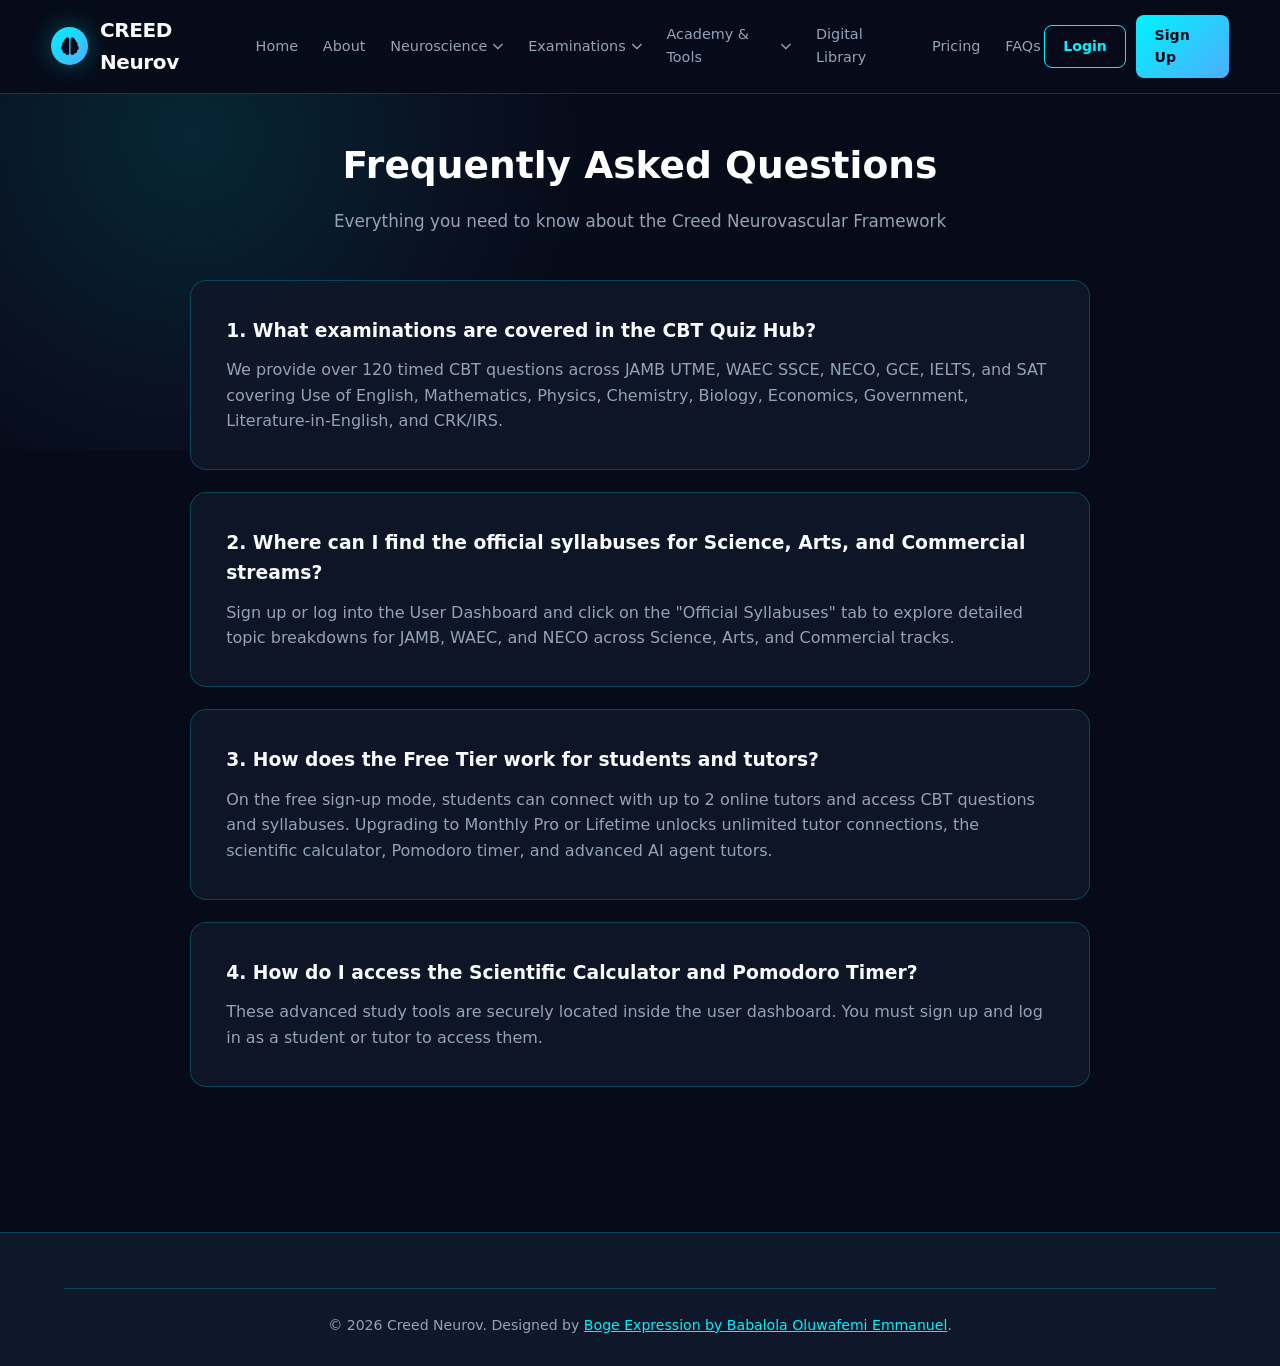
<file: faq.html>
<!DOCTYPE html>
<html lang="en">
<head>
  <meta charset="UTF-8">
  <meta name="viewport" content="width=device-width, initial-scale=1.0">
  <title>FAQ - CREED Neurov</title>
  <link rel="stylesheet" href="styles.css">
  <link rel="stylesheet" href="https://cdnjs.cloudflare.com/ajax/libs/font-awesome/6.4.0/css/all.min.css">
</head>
<body>
  <div class="bg-glow-effect"></div>
  <header>
    <a href="index.html" class="logo-area">
      <div class="logo-icon"><i class="fa-solid fa-brain"></i></div>
      <span>CREED Neurov</span>
    </a>
    <nav>
      <ul>
        <li><a href="index.html">Home</a></li>
        <li><a href="about.html">About</a></li>

        <!-- 1. Neuroscience & Research Dropdown -->
        <li class="dropdown">
          <a href="#">Neuroscience <i class="fa-solid fa-chevron-down" style="font-size:0.7rem;"></i></a>
          <div class="dropdown-content">
            <div class="dropdown-header">Core Disciplines</div>
            <a href="dashboard.html?tab=lessons"><i class="fa-solid fa-brain"></i> Brain Anatomy</a>
            <a href="dashboard.html?tab=lessons"><i class="fa-solid fa-dna"></i> Neurobiology</a>
            <a href="dashboard.html?tab=lessons"><i class="fa-solid fa-lightbulb"></i> Cognitive Neuroscience</a>
            <a href="dashboard.html?tab=lessons"><i class="fa-solid fa-network-wired"></i> Nervous System</a>
            <div class="dropdown-header">Publications</div>
            <a href="resources.html"><i class="fa-solid fa-book-medical"></i> Research Library</a>
          </div>
        </li>

        <!-- 2. Examination Preparation Dropdown -->
        <li class="dropdown">
          <a href="#">Examinations <i class="fa-solid fa-chevron-down" style="font-size:0.7rem;"></i></a>
          <div class="dropdown-content">
            <div class="dropdown-header">Nigerian & West African</div>
            <a href="dashboard.html?tab=quizzes&exam=JAMB"><i class="fa-solid fa-laptop-code"></i> JAMB UTME CBT</a>
            <a href="dashboard.html?tab=quizzes&exam=WAEC"><i class="fa-solid fa-file-signature"></i> WAEC SSCE</a>
            <a href="dashboard.html?tab=quizzes&exam=NECO"><i class="fa-solid fa-award"></i> NECO Examination</a>
            <a href="dashboard.html?tab=quizzes&exam=GCE"><i class="fa-solid fa-graduation-cap"></i> GCE O/A Level</a>
            <div class="dropdown-header">International & Syllabuses</div>
            <a href="dashboard.html?tab=quizzes&exam=IELTS"><i class="fa-solid fa-globe"></i> IELTS English</a>
            <a href="dashboard.html?tab=quizzes&exam=SAT"><i class="fa-solid fa-pen-ruler"></i> SAT & International</a>
            <a href="dashboard.html?tab=syllabus"><i class="fa-solid fa-list-check"></i> Official Syllabuses</a>
          </div>
        </li>

        <!-- 3. University & E-Learning Dropdown -->
        <li class="dropdown">
          <a href="#">Academy & Tools <i class="fa-solid fa-chevron-down" style="font-size:0.7rem;"></i></a>
          <div class="dropdown-content">
            <div class="dropdown-header">Learning Hub</div>
            <a href="dashboard.html?tab=lessons"><i class="fa-solid fa-university"></i> University Portals & Courses</a>
            <a href="dashboard.html?tab=tutors"><i class="fa-solid fa-chalkboard-user"></i> Online Tutors & Lecturers</a>
            <a href="dashboard.html?tab=assignments"><i class="fa-solid fa-file-arrow-up"></i> Assignment Submission</a>
            <div class="dropdown-header">Protected Study Tools</div>
            <a href="dashboard.html?tab=ai"><i class="fa-solid fa-robot"></i> CREED AI Assistant & Flashcards</a>
            <a href="dashboard.html?tab=calculator"><i class="fa-solid fa-calculator"></i> Scientific Calculator</a>
            <a href="dashboard.html?tab=pomodoro"><i class="fa-solid fa-stopwatch"></i> Pomodoro Study Timer</a>
          </div>
        </li>

        <li><a href="resources.html">Digital Library</a></li>
        <li><a href="pricing.html">Pricing</a></li>
        <li><a href="faq.html">FAQs</a></li>
      </ul>
    </nav>
    <div class="auth-btns">
      <a href="login.html" class="btn btn-outline">Login</a>
      <a href="login.html" class="btn btn-primary">Sign Up</a>
    </div>
  </header>
  <section style="padding-top: 135px;">
    <div class="section-title">
      <h2>Frequently Asked Questions</h2>
      <p>Everything you need to know about the Creed Neurovascular Framework</p>
    </div>
    <div style="max-width: 900px; margin: 0 auto; display: flex; flex-direction: column; gap: 1.4rem;">
      <div class="card">
        <h3>1. What examinations are covered in the CBT Quiz Hub?</h3>
        <p style="color: var(--text-muted); margin-top: 0.7rem;">We provide over 120 timed CBT questions across JAMB UTME, WAEC SSCE, NECO, GCE, IELTS, and SAT covering Use of English, Mathematics, Physics, Chemistry, Biology, Economics, Government, Literature-in-English, and CRK/IRS.</p>
      </div>
      <div class="card">
        <h3>2. Where can I find the official syllabuses for Science, Arts, and Commercial streams?</h3>
        <p style="color: var(--text-muted); margin-top: 0.7rem;">Sign up or log into the User Dashboard and click on the "Official Syllabuses" tab to explore detailed topic breakdowns for JAMB, WAEC, and NECO across Science, Arts, and Commercial tracks.</p>
      </div>
      <div class="card">
        <h3>3. How does the Free Tier work for students and tutors?</h3>
        <p style="color: var(--text-muted); margin-top: 0.7rem;">On the free sign-up mode, students can connect with up to 2 online tutors and access CBT questions and syllabuses. Upgrading to Monthly Pro or Lifetime unlocks unlimited tutor connections, the scientific calculator, Pomodoro timer, and advanced AI agent tutors.</p>
      </div>
      <div class="card">
        <h3>4. How do I access the Scientific Calculator and Pomodoro Timer?</h3>
        <p style="color: var(--text-muted); margin-top: 0.7rem;">These advanced study tools are securely located inside the user dashboard. You must sign up and log in as a student or tutor to access them.</p>
      </div>
    </div>
  </section>
  <footer>
    <div class="footer-bottom">
      <p>&copy; 2026 Creed Neurov. Designed by <a href="https://oluwafemoli.github.io/boge-neurovascular-Framework-inteligence/" target="_blank" style="color: var(--accent-cyan); text-decoration: underline;">Boge Expression by Babalola Oluwafemi Emmanuel</a>.</p>
    </div>
  </footer>
</body>
</html>
</file>
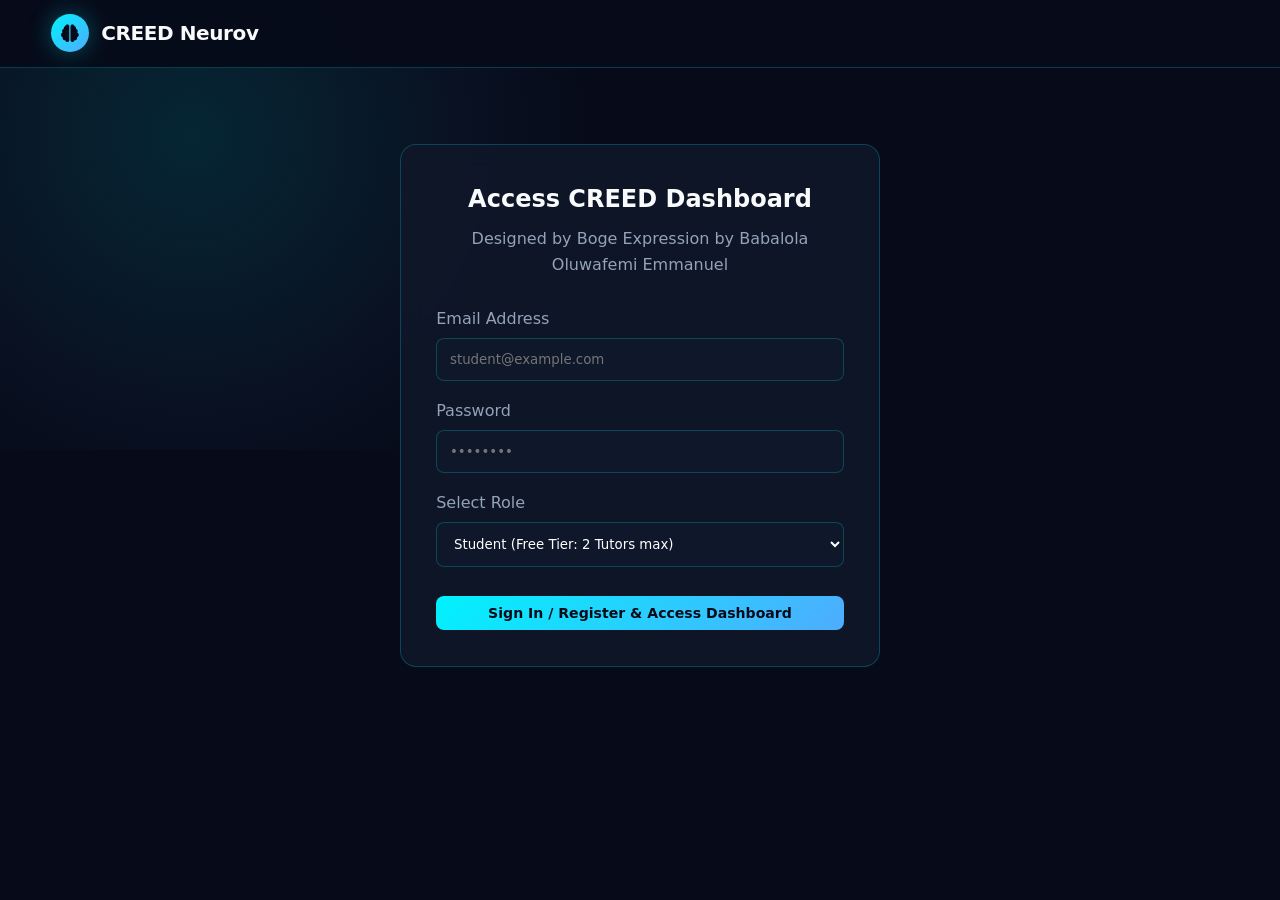
<file: login.html>
<!DOCTYPE html>
<html lang="en">
<head>
  <meta charset="UTF-8">
  <meta name="viewport" content="width=device-width, initial-scale=1.0">
  <title>Login / Sign Up - CREED Neurov</title>
  <link rel="stylesheet" href="styles.css">
  <link rel="stylesheet" href="https://cdnjs.cloudflare.com/ajax/libs/font-awesome/6.4.0/css/all.min.css">
</head>
<body>
  <div class="bg-glow-effect"></div>
  <header>
    <a href="index.html" class="logo-area">
      <div class="logo-icon"><i class="fa-solid fa-brain"></i></div>
      <span>CREED Neurov</span>
    </a>
  </header>
  <section style="padding-top: 120px; display: flex; justify-content: center; align-items: center; min-height: 85vh;">
    <div class="card" style="width: 100%; max-width: 480px;">
      <h2 style="text-align: center; margin-bottom: 0.5rem;">Access CREED Dashboard</h2>
      <p style="text-align: center; color: var(--text-muted); margin-bottom: 1.8rem;">Designed by Boge Expression by Babalola Oluwafemi Emmanuel</p>
      <form onsubmit="event.preventDefault(); handleAuth();">
        <div style="margin-bottom: 1.1rem;">
          <label style="display: block; margin-bottom: 0.4rem; color: var(--text-muted);">Email Address</label>
          <input type="email" id="emailInput" required placeholder="student@example.com" style="width: 100%; padding: 0.8rem; background: var(--bg-secondary); border: 1px solid var(--border-color); border-radius: 8px; color: #fff;">
        </div>
        <div style="margin-bottom: 1.1rem;">
          <label style="display: block; margin-bottom: 0.4rem; color: var(--text-muted);">Password</label>
          <input type="password" id="passInput" required placeholder="••••••••" style="width: 100%; padding: 0.8rem; background: var(--bg-secondary); border: 1px solid var(--border-color); border-radius: 8px; color: #fff;">
        </div>
        <div style="margin-bottom: 1.8rem;">
          <label style="display: block; margin-bottom: 0.4rem; color: var(--text-muted);">Select Role</label>
          <select id="roleInput" style="width: 100%; padding: 0.8rem; background: var(--bg-secondary); border: 1px solid var(--border-color); border-radius: 8px; color: #fff;">
            <option value="student">Student (Free Tier: 2 Tutors max)</option>
            <option value="tutor">Online Tutor</option>
          </select>
        </div>
        <button type="submit" class="btn btn-primary" style="width: 100%; justify-content: center;">Sign In / Register & Access Dashboard</button>
      </form>
    </div>
  </section>
  <script>
    function handleAuth() {
      const email = document.getElementById('emailInput').value;
      const role = document.getElementById('roleInput').value;
      localStorage.setItem('creed_auth', 'true');
      localStorage.setItem('creed_user_email', email);
      localStorage.setItem('creed_user_role', role);
      window.location.href = "dashboard.html";
    }
  </script>
</body>
</html>
</file>
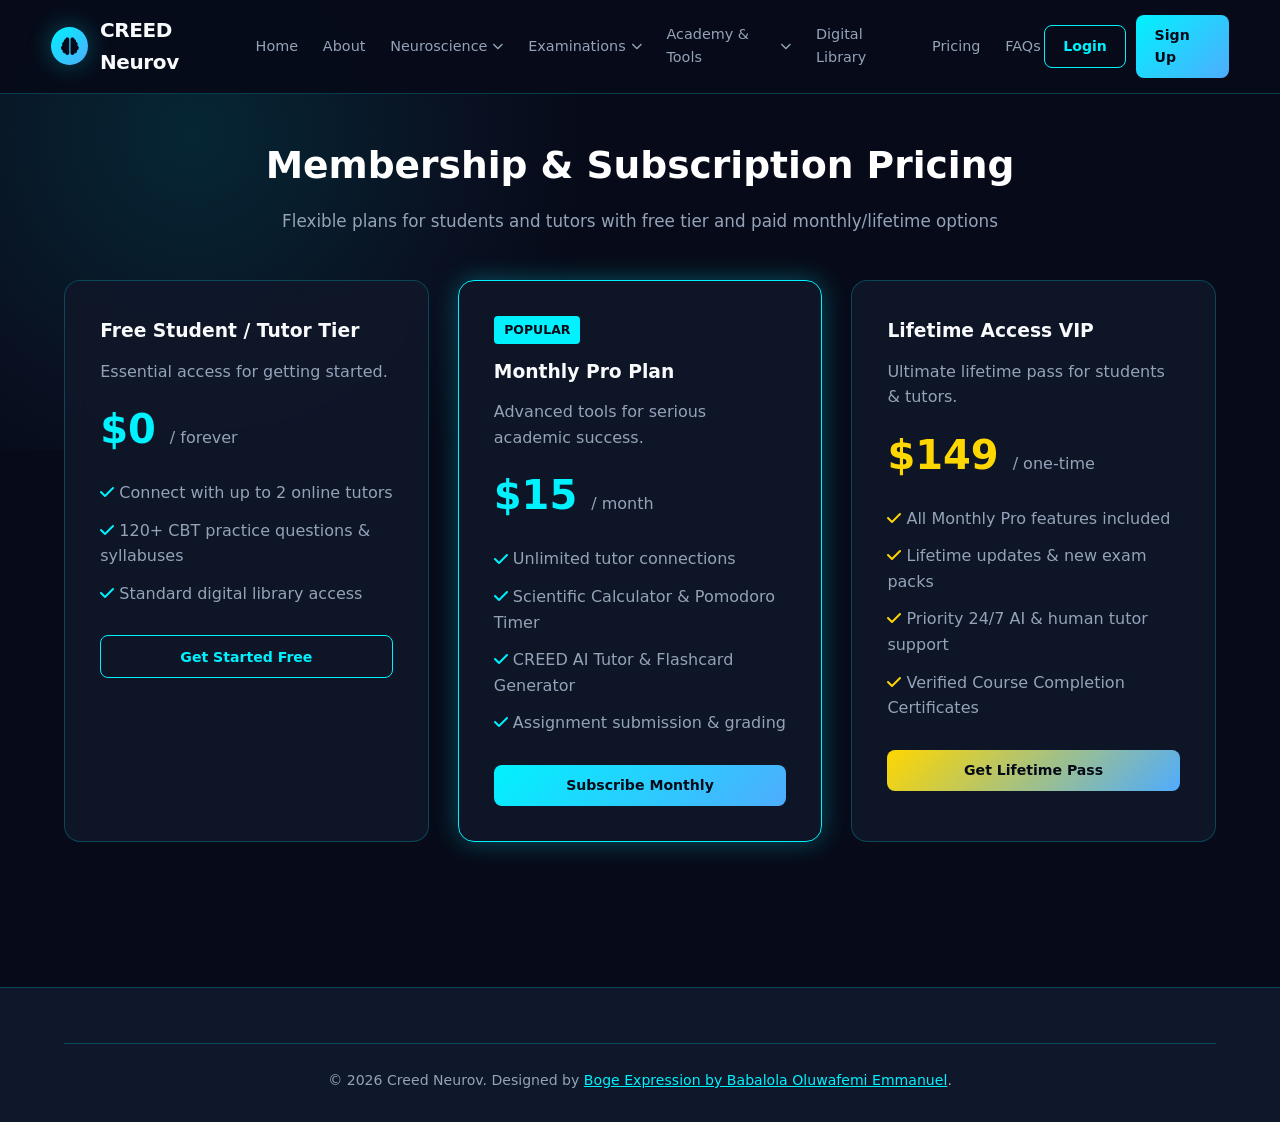
<file: pricing.html>
<!DOCTYPE html>
<html lang="en">
<head>
  <meta charset="UTF-8">
  <meta name="viewport" content="width=device-width, initial-scale=1.0">
  <title>Pricing - CREED Neurov</title>
  <link rel="stylesheet" href="styles.css">
  <link rel="stylesheet" href="https://cdnjs.cloudflare.com/ajax/libs/font-awesome/6.4.0/css/all.min.css">
</head>
<body>
  <div class="bg-glow-effect"></div>
  <header>
    <a href="index.html" class="logo-area">
      <div class="logo-icon"><i class="fa-solid fa-brain"></i></div>
      <span>CREED Neurov</span>
    </a>
    <nav>
      <ul>
        <li><a href="index.html">Home</a></li>
        <li><a href="about.html">About</a></li>

        <!-- 1. Neuroscience & Research Dropdown -->
        <li class="dropdown">
          <a href="#">Neuroscience <i class="fa-solid fa-chevron-down" style="font-size:0.7rem;"></i></a>
          <div class="dropdown-content">
            <div class="dropdown-header">Core Disciplines</div>
            <a href="dashboard.html?tab=lessons"><i class="fa-solid fa-brain"></i> Brain Anatomy</a>
            <a href="dashboard.html?tab=lessons"><i class="fa-solid fa-dna"></i> Neurobiology</a>
            <a href="dashboard.html?tab=lessons"><i class="fa-solid fa-lightbulb"></i> Cognitive Neuroscience</a>
            <a href="dashboard.html?tab=lessons"><i class="fa-solid fa-network-wired"></i> Nervous System</a>
            <div class="dropdown-header">Publications</div>
            <a href="resources.html"><i class="fa-solid fa-book-medical"></i> Research Library</a>
          </div>
        </li>

        <!-- 2. Examination Preparation Dropdown -->
        <li class="dropdown">
          <a href="#">Examinations <i class="fa-solid fa-chevron-down" style="font-size:0.7rem;"></i></a>
          <div class="dropdown-content">
            <div class="dropdown-header">Nigerian & West African</div>
            <a href="dashboard.html?tab=quizzes&exam=JAMB"><i class="fa-solid fa-laptop-code"></i> JAMB UTME CBT</a>
            <a href="dashboard.html?tab=quizzes&exam=WAEC"><i class="fa-solid fa-file-signature"></i> WAEC SSCE</a>
            <a href="dashboard.html?tab=quizzes&exam=NECO"><i class="fa-solid fa-award"></i> NECO Examination</a>
            <a href="dashboard.html?tab=quizzes&exam=GCE"><i class="fa-solid fa-graduation-cap"></i> GCE O/A Level</a>
            <div class="dropdown-header">International & Syllabuses</div>
            <a href="dashboard.html?tab=quizzes&exam=IELTS"><i class="fa-solid fa-globe"></i> IELTS English</a>
            <a href="dashboard.html?tab=quizzes&exam=SAT"><i class="fa-solid fa-pen-ruler"></i> SAT & International</a>
            <a href="dashboard.html?tab=syllabus"><i class="fa-solid fa-list-check"></i> Official Syllabuses</a>
          </div>
        </li>

        <!-- 3. University & E-Learning Dropdown -->
        <li class="dropdown">
          <a href="#">Academy & Tools <i class="fa-solid fa-chevron-down" style="font-size:0.7rem;"></i></a>
          <div class="dropdown-content">
            <div class="dropdown-header">Learning Hub</div>
            <a href="dashboard.html?tab=lessons"><i class="fa-solid fa-university"></i> University Portals & Courses</a>
            <a href="dashboard.html?tab=tutors"><i class="fa-solid fa-chalkboard-user"></i> Online Tutors & Lecturers</a>
            <a href="dashboard.html?tab=assignments"><i class="fa-solid fa-file-arrow-up"></i> Assignment Submission</a>
            <div class="dropdown-header">Protected Study Tools</div>
            <a href="dashboard.html?tab=ai"><i class="fa-solid fa-robot"></i> CREED AI Assistant & Flashcards</a>
            <a href="dashboard.html?tab=calculator"><i class="fa-solid fa-calculator"></i> Scientific Calculator</a>
            <a href="dashboard.html?tab=pomodoro"><i class="fa-solid fa-stopwatch"></i> Pomodoro Study Timer</a>
          </div>
        </li>

        <li><a href="resources.html">Digital Library</a></li>
        <li><a href="pricing.html">Pricing</a></li>
        <li><a href="faq.html">FAQs</a></li>
      </ul>
    </nav>
    <div class="auth-btns">
      <a href="login.html" class="btn btn-outline">Login</a>
      <a href="login.html" class="btn btn-primary">Sign Up</a>
    </div>
  </header>
  <section style="padding-top: 135px;">
    <div class="section-title">
      <h2>Membership & Subscription Pricing</h2>
      <p>Flexible plans for students and tutors with free tier and paid monthly/lifetime options</p>
    </div>
    <div class="grid-3" style="max-width: 1200px; margin: 0 auto;">
      <div class="card">
        <h3>Free Student / Tutor Tier</h3>
        <p style="color: var(--text-muted); margin: 0.8rem 0;">Essential access for getting started.</p>
        <div style="font-size: 2.5rem; font-weight: 800; color: var(--accent-cyan); margin-bottom: 1.2rem;">$0 <span style="font-size: 1rem; font-weight: 400; color: var(--text-muted);">/ forever</span></div>
        <ul style="color: var(--text-muted); list-style: none; display: flex; flex-direction: column; gap: 0.75rem; margin-bottom: 1.8rem;">
          <li><i class="fa-solid fa-check" style="color: var(--accent-cyan);"></i> Connect with up to 2 online tutors</li>
          <li><i class="fa-solid fa-check" style="color: var(--accent-cyan);"></i> 120+ CBT practice questions & syllabuses</li>
          <li><i class="fa-solid fa-check" style="color: var(--accent-cyan);"></i> Standard digital library access</li>
        </ul>
        <a href="login.html" class="btn btn-outline" style="width: 100%; justify-content: center;">Get Started Free</a>
      </div>
      <div class="card" style="border-color: var(--accent-cyan); box-shadow: var(--glow);">
        <div style="background: var(--accent-cyan); color: #070b19; font-weight: 700; font-size: 0.78rem; padding: 4px 10px; border-radius: 4px; display: inline-block; margin-bottom: 0.8rem;">POPULAR</div>
        <h3>Monthly Pro Plan</h3>
        <p style="color: var(--text-muted); margin: 0.8rem 0;">Advanced tools for serious academic success.</p>
        <div style="font-size: 2.5rem; font-weight: 800; color: var(--accent-cyan); margin-bottom: 1.2rem;">$15 <span style="font-size: 1rem; font-weight: 400; color: var(--text-muted);">/ month</span></div>
        <ul style="color: var(--text-muted); list-style: none; display: flex; flex-direction: column; gap: 0.75rem; margin-bottom: 1.8rem;">
          <li><i class="fa-solid fa-check" style="color: var(--accent-cyan);"></i> Unlimited tutor connections</li>
          <li><i class="fa-solid fa-check" style="color: var(--accent-cyan);"></i> Scientific Calculator & Pomodoro Timer</li>
          <li><i class="fa-solid fa-check" style="color: var(--accent-cyan);"></i> CREED AI Tutor & Flashcard Generator</li>
          <li><i class="fa-solid fa-check" style="color: var(--accent-cyan);"></i> Assignment submission & grading</li>
        </ul>
        <a href="login.html" class="btn btn-primary" style="width: 100%; justify-content: center;">Subscribe Monthly</a>
      </div>
      <div class="card">
        <h3>Lifetime Access VIP</h3>
        <p style="color: var(--text-muted); margin: 0.8rem 0;">Ultimate lifetime pass for students & tutors.</p>
        <div style="font-size: 2.5rem; font-weight: 800; color: var(--accent-gold); margin-bottom: 1.2rem;">$149 <span style="font-size: 1rem; font-weight: 400; color: var(--text-muted);">/ one-time</span></div>
        <ul style="color: var(--text-muted); list-style: none; display: flex; flex-direction: column; gap: 0.75rem; margin-bottom: 1.8rem;">
          <li><i class="fa-solid fa-check" style="color: var(--accent-gold);"></i> All Monthly Pro features included</li>
          <li><i class="fa-solid fa-check" style="color: var(--accent-gold);"></i> Lifetime updates & new exam packs</li>
          <li><i class="fa-solid fa-check" style="color: var(--accent-gold);"></i> Priority 24/7 AI & human tutor support</li>
          <li><i class="fa-solid fa-check" style="color: var(--accent-gold);"></i> Verified Course Completion Certificates</li>
        </ul>
        <a href="login.html" class="btn btn-primary" style="width: 100%; justify-content: center; background: linear-gradient(135deg, var(--accent-gold), var(--accent-blue)); color: #070b19;">Get Lifetime Pass</a>
      </div>
    </div>
  </section>
  <footer>
    <div class="footer-bottom">
      <p>&copy; 2026 Creed Neurov. Designed by <a href="https://oluwafemoli.github.io/boge-neurovascular-Framework-inteligence/" target="_blank" style="color: var(--accent-cyan); text-decoration: underline;">Boge Expression by Babalola Oluwafemi Emmanuel</a>.</p>
    </div>
  </footer>
</body>
</html>
</file>
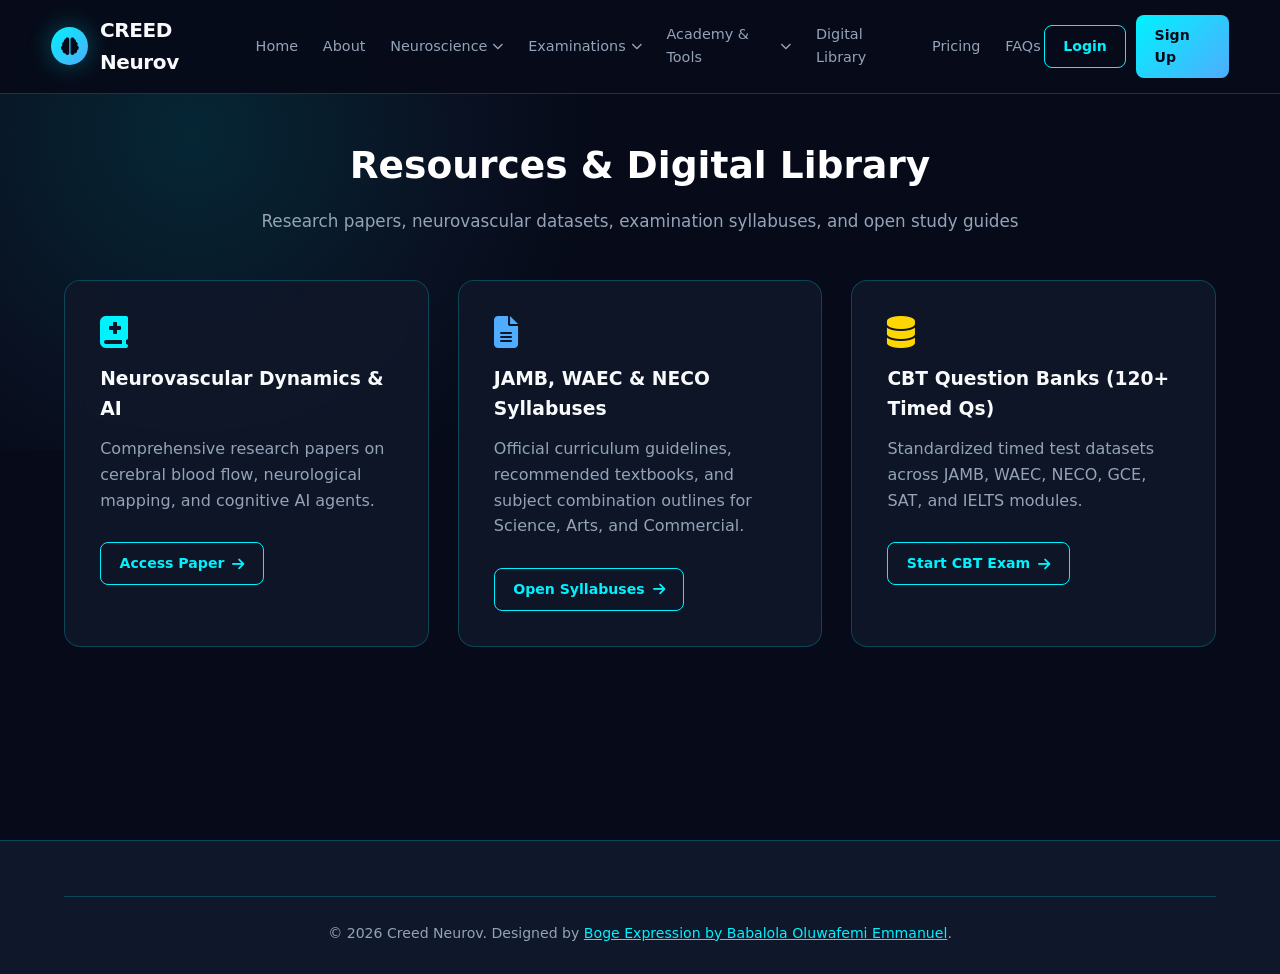
<file: resources.html>
<!DOCTYPE html>
<html lang="en">
<head>
  <meta charset="UTF-8">
  <meta name="viewport" content="width=device-width, initial-scale=1.0">
  <title>Resources & Digital Library - CREED Neurov</title>
  <link rel="stylesheet" href="styles.css">
  <link rel="stylesheet" href="https://cdnjs.cloudflare.com/ajax/libs/font-awesome/6.4.0/css/all.min.css">
</head>
<body>
  <div class="bg-glow-effect"></div>
  <header>
    <a href="index.html" class="logo-area">
      <div class="logo-icon"><i class="fa-solid fa-brain"></i></div>
      <span>CREED Neurov</span>
    </a>
    <nav>
      <ul>
        <li><a href="index.html">Home</a></li>
        <li><a href="about.html">About</a></li>

        <!-- 1. Neuroscience & Research Dropdown -->
        <li class="dropdown">
          <a href="#">Neuroscience <i class="fa-solid fa-chevron-down" style="font-size:0.7rem;"></i></a>
          <div class="dropdown-content">
            <div class="dropdown-header">Core Disciplines</div>
            <a href="dashboard.html?tab=lessons"><i class="fa-solid fa-brain"></i> Brain Anatomy</a>
            <a href="dashboard.html?tab=lessons"><i class="fa-solid fa-dna"></i> Neurobiology</a>
            <a href="dashboard.html?tab=lessons"><i class="fa-solid fa-lightbulb"></i> Cognitive Neuroscience</a>
            <a href="dashboard.html?tab=lessons"><i class="fa-solid fa-network-wired"></i> Nervous System</a>
            <div class="dropdown-header">Publications</div>
            <a href="resources.html"><i class="fa-solid fa-book-medical"></i> Research Library</a>
          </div>
        </li>

        <!-- 2. Examination Preparation Dropdown -->
        <li class="dropdown">
          <a href="#">Examinations <i class="fa-solid fa-chevron-down" style="font-size:0.7rem;"></i></a>
          <div class="dropdown-content">
            <div class="dropdown-header">Nigerian & West African</div>
            <a href="dashboard.html?tab=quizzes&exam=JAMB"><i class="fa-solid fa-laptop-code"></i> JAMB UTME CBT</a>
            <a href="dashboard.html?tab=quizzes&exam=WAEC"><i class="fa-solid fa-file-signature"></i> WAEC SSCE</a>
            <a href="dashboard.html?tab=quizzes&exam=NECO"><i class="fa-solid fa-award"></i> NECO Examination</a>
            <a href="dashboard.html?tab=quizzes&exam=GCE"><i class="fa-solid fa-graduation-cap"></i> GCE O/A Level</a>
            <div class="dropdown-header">International & Syllabuses</div>
            <a href="dashboard.html?tab=quizzes&exam=IELTS"><i class="fa-solid fa-globe"></i> IELTS English</a>
            <a href="dashboard.html?tab=quizzes&exam=SAT"><i class="fa-solid fa-pen-ruler"></i> SAT & International</a>
            <a href="dashboard.html?tab=syllabus"><i class="fa-solid fa-list-check"></i> Official Syllabuses</a>
          </div>
        </li>

        <!-- 3. University & E-Learning Dropdown -->
        <li class="dropdown">
          <a href="#">Academy & Tools <i class="fa-solid fa-chevron-down" style="font-size:0.7rem;"></i></a>
          <div class="dropdown-content">
            <div class="dropdown-header">Learning Hub</div>
            <a href="dashboard.html?tab=lessons"><i class="fa-solid fa-university"></i> University Portals & Courses</a>
            <a href="dashboard.html?tab=tutors"><i class="fa-solid fa-chalkboard-user"></i> Online Tutors & Lecturers</a>
            <a href="dashboard.html?tab=assignments"><i class="fa-solid fa-file-arrow-up"></i> Assignment Submission</a>
            <div class="dropdown-header">Protected Study Tools</div>
            <a href="dashboard.html?tab=ai"><i class="fa-solid fa-robot"></i> CREED AI Assistant & Flashcards</a>
            <a href="dashboard.html?tab=calculator"><i class="fa-solid fa-calculator"></i> Scientific Calculator</a>
            <a href="dashboard.html?tab=pomodoro"><i class="fa-solid fa-stopwatch"></i> Pomodoro Study Timer</a>
          </div>
        </li>

        <li><a href="resources.html">Digital Library</a></li>
        <li><a href="pricing.html">Pricing</a></li>
        <li><a href="faq.html">FAQs</a></li>
      </ul>
    </nav>
    <div class="auth-btns">
      <a href="login.html" class="btn btn-outline">Login</a>
      <a href="login.html" class="btn btn-primary">Sign Up</a>
    </div>
  </header>
  <section style="padding-top: 135px;">
    <div class="section-title">
      <h2>Resources & Digital Library</h2>
      <p>Research papers, neurovascular datasets, examination syllabuses, and open study guides</p>
    </div>
    <div class="grid-3" style="margin-bottom: 3rem;">
      <div class="card">
        <i class="fa-solid fa-book-medical" style="font-size: 2rem; color: var(--accent-cyan); margin-bottom: 1rem;"></i>
        <h3>Neurovascular Dynamics & AI</h3>
        <p style="color: var(--text-muted); margin: 0.8rem 0;">Comprehensive research papers on cerebral blood flow, neurological mapping, and cognitive AI agents.</p>
        <a href="dashboard.html?tab=lessons" class="btn btn-outline" style="margin-top: 1rem;">Access Paper <i class="fa-solid fa-arrow-right"></i></a>
      </div>
      <div class="card">
        <i class="fa-solid fa-file-lines" style="font-size: 2rem; color: var(--accent-blue); margin-bottom: 1rem;"></i>
        <h3>JAMB, WAEC & NECO Syllabuses</h3>
        <p style="color: var(--text-muted); margin: 0.8rem 0;">Official curriculum guidelines, recommended textbooks, and subject combination outlines for Science, Arts, and Commercial.</p>
        <a href="dashboard.html?tab=syllabus" class="btn btn-outline" style="margin-top: 1rem;">Open Syllabuses <i class="fa-solid fa-arrow-right"></i></a>
      </div>
      <div class="card">
        <i class="fa-solid fa-database" style="font-size: 2rem; color: var(--accent-gold); margin-bottom: 1rem;"></i>
        <h3>CBT Question Banks (120+ Timed Qs)</h3>
        <p style="color: var(--text-muted); margin: 0.8rem 0;">Standardized timed test datasets across JAMB, WAEC, NECO, GCE, SAT, and IELTS modules.</p>
        <a href="dashboard.html?tab=quizzes" class="btn btn-outline" style="margin-top: 1rem;">Start CBT Exam <i class="fa-solid fa-arrow-right"></i></a>
      </div>
    </div>
  </section>
  <footer>
    <div class="footer-bottom">
      <p>&copy; 2026 Creed Neurov. Designed by <a href="https://oluwafemoli.github.io/boge-neurovascular-Framework-inteligence/" target="_blank" style="color: var(--accent-cyan); text-decoration: underline;">Boge Expression by Babalola Oluwafemi Emmanuel</a>.</p>
    </div>
  </footer>
</body>
</html>
</file>
<file: styles.css>
/* ==========================================
   CREED NEUROVASCULAR FRAMEWORK - STYLESHEET
   ========================================== */

:root {
  --bg-primary: #070b19;
  --bg-secondary: #0f172a;
  --bg-card: rgba(15, 23, 42, 0.88);
  --accent-cyan: #00f2fe;
  --accent-blue: #4facfe;
  --accent-gold: #ffd700;
  --accent-purple: #9b51e0;
  --accent-pink: #ff2a85;
  --text-main: #f8fafc;
  --text-muted: #94a3b8;
  --border-color: rgba(0, 242, 254, 0.22);
  --glow: 0 0 25px rgba(0, 242, 254, 0.3);
  --transition: all 0.25s cubic-bezier(0.4, 0, 0.2, 1);
}

* {
  margin: 0;
  padding: 0;
  box-sizing: border-box;
  font-family: 'Inter', system-ui, -apple-system, sans-serif;
}

body {
  background-color: var(--bg-primary);
  color: var(--text-main);
  min-height: 100vh;
  line-height: 1.6;
  overflow-x: hidden;
}

.bg-glow-effect {
  position: fixed;
  top: -20vh;
  left: -20vw;
  width: 70vw;
  height: 70vh;
  background: radial-gradient(circle, rgba(0,242,254,0.12) 0%, rgba(79,172,254,0.04) 50%, transparent 75%);
  z-index: -1;
  pointer-events: none;
}

header {
  position: fixed;
  top: 0;
  left: 0;
  width: 100%;
  background: rgba(7, 11, 25, 0.96);
  backdrop-filter: blur(16px);
  border-bottom: 1px solid var(--border-color);
  z-index: 1000;
  display: flex;
  justify-content: space-between;
  align-items: center;
  padding: 0.9rem 4%;
}

.logo-area {
  display: flex;
  align-items: center;
  gap: 12px;
  text-decoration: none;
  color: var(--text-main);
  font-weight: 800;
  font-size: 1.25rem;
  letter-spacing: -0.02em;
}

.logo-icon {
  width: 38px;
  height: 38px;
  background: linear-gradient(135deg, var(--accent-cyan), var(--accent-blue));
  border-radius: 50%;
  display: flex;
  align-items: center;
  justify-content: center;
  font-size: 1.1rem;
  box-shadow: var(--glow);
  color: #070b19;
}

nav ul {
  display: flex;
  list-style: none;
  gap: 1.15rem;
  align-items: center;
}

nav a {
  text-decoration: none;
  color: var(--text-muted);
  font-weight: 500;
  font-size: 0.9rem;
  transition: var(--transition);
  display: flex;
  align-items: center;
  gap: 5px;
  padding: 0.4rem 0.2rem;
}

nav a:hover, nav a.active {
  color: var(--accent-cyan);
}

/* Well-structured, logical Dropdown Menu */
.dropdown {
  position: relative;
}

.dropdown-content {
  display: none;
  position: absolute;
  top: 100%;
  left: 0;
  background: #0d1426;
  min-width: 260px;
  box-shadow: 0 18px 40px rgba(0,0,0,0.8);
  border: 1px solid var(--border-color);
  border-radius: 12px;
  padding: 0.6rem 0;
  z-index: 1001;
  animation: fadeInDown 0.2s ease-out;
}

@keyframes fadeInDown {
  from { opacity: 0; transform: translateY(-8px); }
  to { opacity: 1; transform: translateY(0); }
}

.dropdown:hover .dropdown-content {
  display: block;
}

.dropdown-header {
  padding: 0.45rem 1.2rem;
  font-size: 0.72rem;
  text-transform: uppercase;
  letter-spacing: 0.08em;
  color: var(--accent-cyan);
  font-weight: 700;
  border-bottom: 1px solid rgba(255,255,255,0.06);
  margin-bottom: 0.25rem;
}

.dropdown-content a {
  color: var(--text-muted);
  padding: 0.65rem 1.2rem;
  display: flex;
  align-items: center;
  gap: 10px;
  font-size: 0.87rem;
}

.dropdown-content a i {
  width: 16px;
  color: var(--accent-blue);
  font-size: 0.85rem;
}

.dropdown-content a:hover {
  background: rgba(0,242,254,0.12);
  color: #fff;
  padding-left: 1.4rem;
}

.auth-btns {
  display: flex;
  gap: 10px;
  align-items: center;
}

.btn {
  padding: 0.58rem 1.15rem;
  border-radius: 8px;
  font-weight: 600;
  font-size: 0.88rem;
  cursor: pointer;
  transition: var(--transition);
  text-decoration: none;
  display: inline-flex;
  align-items: center;
  gap: 8px;
}

.btn-outline {
  background: transparent;
  border: 1px solid var(--accent-cyan);
  color: var(--accent-cyan);
}

.btn-outline:hover {
  background: rgba(0,242,254,0.15);
  box-shadow: var(--glow);
}

.btn-primary {
  background: linear-gradient(135deg, var(--accent-cyan), var(--accent-blue));
  border: none;
  color: #070b19;
}

.btn-primary:hover {
  opacity: 0.92;
  box-shadow: var(--glow);
}

.hero {
  padding: 135px 5% 75px;
  display: grid;
  grid-template-columns: 1.15fr 0.85fr;
  gap: 3.5rem;
  align-items: center;
  max-width: 1400px;
  margin: 0 auto;
}

.hero-content h1 {
  font-size: 3.1rem;
  font-weight: 800;
  line-height: 1.18;
  margin-bottom: 1.2rem;
  background: linear-gradient(135deg, #fff, var(--accent-cyan));
  -webkit-background-clip: text;
  -webkit-text-fill-color: transparent;
}

.hero-content p {
  color: var(--text-muted);
  font-size: 1.08rem;
  margin-bottom: 1.8rem;
}

.hero-banner-card {
  background: var(--bg-card);
  padding: 2.8rem;
  border-radius: 20px;
  border: 1px solid var(--border-color);
  box-shadow: 0 20px 45px rgba(0,0,0,0.65);
  backdrop-filter: blur(16px);
  text-align: center;
}

section {
  padding: 75px 5%;
  max-width: 1400px;
  margin: 0 auto;
}

.section-title {
  text-align: center;
  margin-bottom: 2.8rem;
}

.section-title h2 {
  font-size: 2.35rem;
  font-weight: 700;
  margin-bottom: 0.8rem;
  color: #fff;
}

.section-title p {
  color: var(--text-muted);
  font-size: 1.05rem;
}

.grid-3 {
  display: grid;
  grid-template-columns: repeat(auto-fit, minmax(310px, 1fr));
  gap: 1.8rem;
}

.card {
  background: var(--bg-card);
  border: 1px solid var(--border-color);
  border-radius: 16px;
  padding: 2.2rem;
  backdrop-filter: blur(12px);
  transition: var(--transition);
}

.card:hover {
  transform: translateY(-4px);
  border-color: var(--accent-cyan);
  box-shadow: var(--glow);
}

footer {
  background: var(--bg-secondary);
  border-top: 1px solid var(--border-color);
  padding: 55px 5% 30px;
  margin-top: 70px;
}

.footer-content {
  max-width: 1400px;
  margin: 0 auto;
  display: grid;
  grid-template-columns: repeat(auto-fit, minmax(240px, 1fr));
  gap: 2.5rem;
  margin-bottom: 35px;
}

.footer-bottom {
  text-align: center;
  padding-top: 25px;
  border-top: 1px solid var(--border-color);
  color: var(--text-muted);
  font-size: 0.88rem;
}

@media (max-width: 960px) {
  .hero { grid-template-columns: 1fr; padding-top: 115px; }
  nav ul { display: none; }
}
</file>
